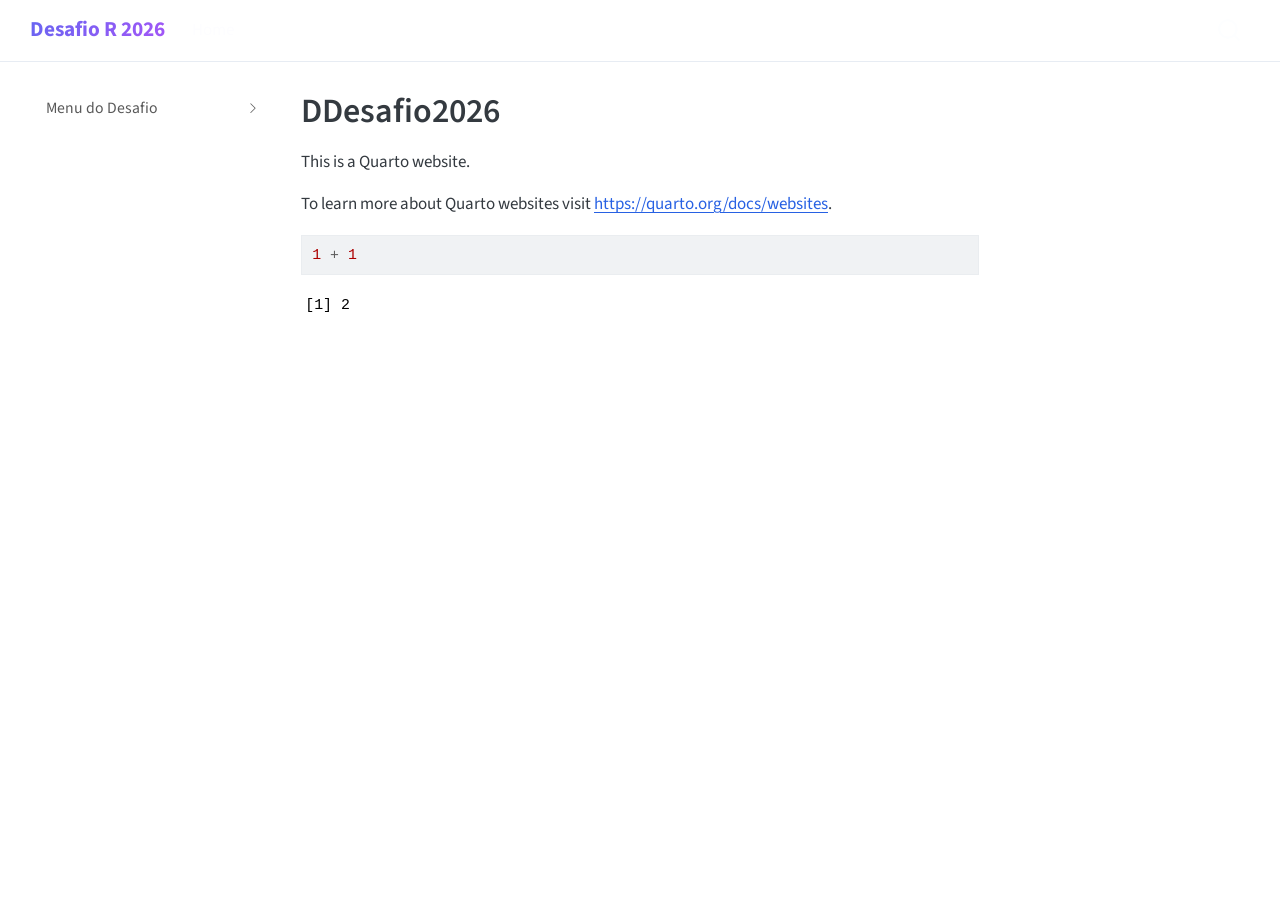
<file: docs/index.html>
<!DOCTYPE html>
<html xmlns="http://www.w3.org/1999/xhtml" lang="en" xml:lang="en"><head>

<meta charset="utf-8">
<meta name="generator" content="quarto-1.10.18">

<meta name="viewport" content="width=device-width, initial-scale=1.0, user-scalable=yes">


<title>DDesafio2026 – Desafio R 2026</title>
<style>
/* Default styles provided by pandoc.
** See https://pandoc.org/MANUAL.html#variables-for-html for config info.
*/
span.smallcaps{font-variant: small-caps;}
div.columns{display: flex; gap: 1.5em;}
div.column{flex: auto;}
@media screen {
div.columns{gap: min(4vw, 1.5em);}
div.column{overflow-x: auto;}
}
div.hanging-indent{margin-left: 1.5em; text-indent: -1.5em;}
ul.task-list{list-style: none;}
ul.task-list li input[type="checkbox"] {
  width: 0.8em;
  margin: 0 0.8em 0.2em -1em; /* quarto-specific, see https://github.com/quarto-dev/quarto-cli/issues/4556 */ 
  vertical-align: middle;
}
/* CSS for syntax highlighting */
html { -webkit-text-size-adjust: 100%; }
pre > code.sourceCode { white-space: pre; position: relative; }
pre > code.sourceCode > span { display: inline-block; line-height: 1.25; }
pre > code.sourceCode > span:empty { height: 1.2em; }
.sourceCode { overflow: visible; }
code.sourceCode > span { color: inherit; text-decoration: inherit; }
div.sourceCode { margin: 1em 0; }
pre.sourceCode { margin: 0; }
@media screen {
div.sourceCode { overflow: auto; }
}
@media print {
pre > code.sourceCode { white-space: pre-wrap; }
pre > code.sourceCode > span { text-indent: -5em; padding-left: 5em; }
}
pre.numberSource code
  { counter-reset: source-line 0; }
pre.numberSource code > span
  { position: relative; left: -4em; counter-increment: source-line; }
pre.numberSource code > span > a:first-child::before
  { content: counter(source-line);
    position: relative; left: -1em; text-align: right; vertical-align: baseline;
    border: none; display: inline-block;
    -webkit-touch-callout: none; -webkit-user-select: none;
    -khtml-user-select: none; -moz-user-select: none;
    -ms-user-select: none; user-select: none;
    padding: 0 4px; width: 4em;
  }
pre.numberSource { margin-left: 3em;  padding-left: 4px; }
div.sourceCode
  {   }
@media screen {
pre > code.sourceCode > span > a:first-child::before { text-decoration: underline; }
}
</style>


<script src="site_libs/quarto-nav/quarto-nav.js"></script>
<script src="site_libs/quarto-nav/headroom.min.js"></script>
<script src="site_libs/clipboard/clipboard.min.js"></script>
<script src="site_libs/quarto-search/autocomplete.umd.js"></script>
<script src="site_libs/quarto-search/fuse.min.js"></script>
<script src="site_libs/quarto-search/quarto-search.js"></script>
<meta name="quarto:offset" content="./">
<script src="site_libs/quarto-html/quarto.js" type="module"></script>
<script src="site_libs/quarto-html/tabsets/tabsets.js" type="module"></script>
<script src="site_libs/quarto-html/popper.min.js"></script>
<script src="site_libs/quarto-html/tippy.umd.min.js"></script>
<script src="site_libs/quarto-html/anchor.min.js"></script>
<link href="site_libs/quarto-html/tippy.css" rel="stylesheet">
<link href="site_libs/quarto-html/quarto-syntax-highlighting-64a204ab8560d761af7679ceaba22944.css" rel="stylesheet" id="quarto-text-highlighting-styles">
<script src="site_libs/bootstrap/bootstrap.min.js"></script>
<link href="site_libs/bootstrap/bootstrap-icons.css" rel="stylesheet">
<link href="site_libs/bootstrap/bootstrap-221fb94c3ec07aa7e68c2d5abc4fc18e.min.css" rel="stylesheet" append-hash="true" id="quarto-bootstrap" data-mode="light">
<script id="quarto-search-options" type="application/json">{
  "location": "navbar",
  "copy-button": false,
  "collapse-after": 3,
  "panel-placement": "end",
  "type": "overlay",
  "limit": 50,
  "keyboard-shortcut": [
    "f",
    "/",
    "s"
  ],
  "show-item-context": false,
  "language": {
    "search-no-results-text": "No results",
    "search-matching-documents-text": "matching documents",
    "search-copy-link-title": "Copy link to search",
    "search-hide-matches-text": "Hide additional matches",
    "search-more-match-text": "more match in this document",
    "search-more-matches-text": "more matches in this document",
    "search-clear-button-title": "Clear",
    "search-text-placeholder": "",
    "search-detached-cancel-button-title": "Cancel",
    "search-submit-button-title": "Submit",
    "search-label": "Search"
  }
}</script>
<style>html{ scroll-behavior: smooth; }</style>


<link rel="stylesheet" href="styles.css">
</head>

<body class="nav-sidebar floating nav-fixed quarto-light">

<div id="quarto-search-results"></div>
  <header id="quarto-header" class="headroom fixed-top">
    <nav class="navbar navbar-expand-lg " data-bs-theme="dark">
      <div class="navbar-container container-fluid">
      <div class="navbar-brand-container mx-auto">
    <a class="navbar-brand" href="./index.html">
    <span class="navbar-title">Desafio R 2026</span>
    </a>
  </div>
            <div id="quarto-search" class="" title="Search"></div>
          <button class="navbar-toggler" type="button" data-bs-toggle="collapse" data-bs-target="#navbarCollapse" aria-controls="navbarCollapse" role="menu" aria-expanded="false" aria-label="Toggle navigation" onclick="if (window.quartoToggleHeadroom) { window.quartoToggleHeadroom(); }">
  <span class="navbar-toggler-icon"></span>
</button>
          <div class="collapse navbar-collapse" id="navbarCollapse">
            <ul class="navbar-nav navbar-nav-scroll me-auto">
  <li class="nav-item">
    <a class="nav-link active" href="./index.html" aria-current="page"> 
<span class="menu-text">Home</span></a>
  </li>  
</ul>
          </div> <!-- /navcollapse -->
            <div class="quarto-navbar-tools">
</div>
      </div> <!-- /container-fluid -->
    </nav>
  <nav class="quarto-secondary-nav">
    <div class="container-fluid d-flex">
      <button type="button" class="quarto-btn-toggle btn" data-bs-toggle="collapse" role="button" data-bs-target=".quarto-sidebar-collapse-item" aria-controls="quarto-sidebar" aria-expanded="false" aria-label="Toggle sidebar navigation" onclick="if (window.quartoToggleHeadroom) { window.quartoToggleHeadroom(); }">
        <i class="bi bi-layout-text-sidebar-reverse"></i>
      </button>
        <nav class="quarto-page-breadcrumbs" aria-label="breadcrumb"><ol class="breadcrumb"><li class="breadcrumb-item">DDesafio2026</li></ol></nav>
        <a class="flex-grow-1" role="navigation" data-bs-toggle="collapse" data-bs-target=".quarto-sidebar-collapse-item" aria-controls="quarto-sidebar" aria-expanded="false" aria-label="Toggle sidebar navigation" onclick="if (window.quartoToggleHeadroom) { window.quartoToggleHeadroom(); }">      
        </a>
    </div>
  </nav>
</header>
<!-- content -->
<div id="quarto-content" class="quarto-container page-columns page-rows-contents page-layout-article page-navbar">
<!-- sidebar -->
  <nav id="quarto-sidebar" class="sidebar collapse collapse-horizontal quarto-sidebar-collapse-item sidebar-navigation floating overflow-auto">
    <div class="sidebar-menu-container"> 
    <ul class="list-unstyled mt-1">
        <li class="sidebar-item sidebar-item-section">
      <div class="sidebar-item-container"> 
            <a class="sidebar-item-text sidebar-link text-start collapsed" data-bs-toggle="collapse" data-bs-target="#quarto-sidebar-section-1" role="navigation" aria-expanded="false">
 <span class="menu-text">Menu do Desafio</span></a>
          <a class="sidebar-item-toggle text-start collapsed" data-bs-toggle="collapse" data-bs-target="#quarto-sidebar-section-1" role="navigation" aria-expanded="false" aria-label="Toggle section">
            <i class="bi bi-chevron-right ms-2"></i>
          </a> 
      </div>
      <ul id="quarto-sidebar-section-1" class="collapse list-unstyled sidebar-section depth1 ">  
          <li class="sidebar-item">
  <div class="sidebar-item-container"> 
  <a href="./about.html" class="sidebar-item-text sidebar-link">
 <span class="menu-text">About</span></a>
  </div>
</li>
          <li class="sidebar-item">
 <span class="menu-text">desafio_2026.qmd</span>
  </li>
          <li class="sidebar-item">
  <div class="sidebar-item-container"> 
  <a href="./solucao.html" class="sidebar-item-text sidebar-link">
 <span class="menu-text">solucao</span></a>
  </div>
</li>
      </ul>
  </li>
    </ul>
    </div>
</nav>
<div id="quarto-sidebar-glass" class="quarto-sidebar-collapse-item" data-bs-toggle="collapse" data-bs-target=".quarto-sidebar-collapse-item"></div>
<!-- margin-sidebar -->
    <div id="quarto-margin-sidebar" class="sidebar margin-sidebar zindex-bottom">
        
    </div>
<!-- main -->
<main class="content" id="quarto-document-content">

<header id="title-block-header" class="quarto-title-block default">
<div class="quarto-title">
<h1 class="title">DDesafio2026</h1>
</div>



<div class="quarto-title-meta">

    
  
    
  </div>
  


</header>


<p>This is a Quarto website.</p>
<p>To learn more about Quarto websites visit <a href="https://quarto.org/docs/websites" class="uri">https://quarto.org/docs/websites</a>.</p>
<div class="cell">
<div class="code-copy-outer-scaffold"><div class="sourceCode cell-code" id="cb1"><pre class="sourceCode r code-with-copy"><code class="sourceCode r"><span id="cb1-1"><a href="#cb1-1" aria-hidden="true" tabindex="-1"></a><span class="dv">1</span> <span class="sc">+</span> <span class="dv">1</span></span></code></pre></div><button title="Copy to Clipboard" class="code-copy-button"><i class="bi"></i></button></div>
<div class="cell-output cell-output-stdout">
<pre><code>[1] 2</code></pre>
</div>
</div>



</main> <!-- /main -->
<script id="quarto-html-after-body" type="application/javascript">
  window.document.addEventListener("DOMContentLoaded", function (event) {
    const icon = "";
    const anchorJS = new window.AnchorJS();
    anchorJS.options = {
      placement: 'right',
      icon: icon
    };
    anchorJS.add('.anchored');
    const isCodeAnnotation = (el) => {
      for (const clz of el.classList) {
        if (clz.startsWith('code-annotation-')) {                     
          return true;
        }
      }
      return false;
    }
    const onCopySuccess = function(e) {
      // button target
      const button = e.trigger;
      // don't keep focus
      button.blur();
      // flash "checked"
      button.classList.add('code-copy-button-checked');
      var currentTitle = button.getAttribute("title");
      button.setAttribute("title", "Copied!");
      let tooltip;
      if (window.bootstrap) {
        button.setAttribute("data-bs-toggle", "tooltip");
        button.setAttribute("data-bs-placement", "left");
        button.setAttribute("data-bs-title", "Copied!");
        tooltip = new bootstrap.Tooltip(button, 
          { trigger: "manual", 
            customClass: "code-copy-button-tooltip",
            offset: [0, -8]});
        tooltip.show();    
      }
      setTimeout(function() {
        if (tooltip) {
          tooltip.hide();
          button.removeAttribute("data-bs-title");
          button.removeAttribute("data-bs-toggle");
          button.removeAttribute("data-bs-placement");
        }
        button.setAttribute("title", currentTitle);
        button.classList.remove('code-copy-button-checked');
      }, 1000);
      // clear code selection
      e.clearSelection();
    }
    const getTextToCopy = function(trigger) {
      const outerScaffold = trigger.parentElement.cloneNode(true);
      const codeEl = outerScaffold.querySelector('code');
      for (const childEl of codeEl.children) {
        if (isCodeAnnotation(childEl)) {
          childEl.remove();
        }
      }
      return codeEl.innerText;
    }
    const clipboard = new window.ClipboardJS('.code-copy-button:not([data-in-quarto-modal])', {
      text: getTextToCopy
    });
    clipboard.on('success', onCopySuccess);
    if (window.document.getElementById('quarto-embedded-source-code-modal')) {
      const clipboardModal = new window.ClipboardJS('.code-copy-button[data-in-quarto-modal]', {
        text: getTextToCopy,
        container: window.document.getElementById('quarto-embedded-source-code-modal')
      });
      clipboardModal.on('success', onCopySuccess);
    }
      var localhostRegex = new RegExp(/^(?:http|https):\/\/localhost\:?[0-9]*\//);
      var mailtoRegex = new RegExp(/^mailto:/);
        var filterRegex = new RegExp('/' + window.location.host + '/');
      var isInternal = (href) => {
          return filterRegex.test(href) || localhostRegex.test(href) || mailtoRegex.test(href);
      }
      // Inspect non-navigation links and adorn them if external
     var links = window.document.querySelectorAll('a[href]:not(.nav-link):not(.navbar-brand):not(.toc-action):not(.sidebar-link):not(.sidebar-item-toggle):not(.pagination-link):not(.no-external):not([aria-hidden]):not(.dropdown-item):not(.quarto-navigation-tool):not(.about-link)');
      for (var i=0; i<links.length; i++) {
        const link = links[i];
        if (!isInternal(link.href)) {
          // undo the damage that might have been done by quarto-nav.js in the case of
          // links that we want to consider external
          if (link.dataset.originalHref !== undefined) {
            link.href = link.dataset.originalHref;
          }
        }
      }
    function tippyHover(el, contentFn, onTriggerFn, onUntriggerFn) {
      const config = {
        allowHTML: true,
        maxWidth: 500,
        delay: 100,
        arrow: false,
        appendTo: function(el) {
            return el.parentElement;
        },
        interactive: true,
        interactiveBorder: 10,
        theme: 'quarto',
        placement: 'bottom-start',
      };
      if (contentFn) {
        config.content = contentFn;
      }
      if (onTriggerFn) {
        config.onTrigger = onTriggerFn;
      }
      if (onUntriggerFn) {
        config.onUntrigger = onUntriggerFn;
      }
      window.tippy(el, config); 
    }
    const noterefs = window.document.querySelectorAll('a[role="doc-noteref"]');
    for (var i=0; i<noterefs.length; i++) {
      const ref = noterefs[i];
      tippyHover(ref, function() {
        // use id or data attribute instead here
        let href = ref.getAttribute('data-footnote-href') || ref.getAttribute('href');
        try { href = new URL(href).hash; } catch {}
        const id = href.replace(/^#\/?/, "");
        const note = window.document.getElementById(id);
        if (note) {
          return note.innerHTML;
        } else {
          return "";
        }
      });
    }
    const xrefs = window.document.querySelectorAll('a.quarto-xref');
    const processXRef = (id, note) => {
      // Strip column container classes
      const stripColumnClz = (el) => {
        el.classList.remove("page-full", "page-columns");
        if (el.children) {
          for (const child of el.children) {
            stripColumnClz(child);
          }
        }
      }
      stripColumnClz(note)
      if (id === null || id.startsWith('sec-')) {
        // Special case sections, only their first couple elements
        const container = document.createElement("div");
        if (note.children && note.children.length > 2) {
          container.appendChild(note.children[0].cloneNode(true));
          for (let i = 1; i < note.children.length; i++) {
            const child = note.children[i];
            if (child.tagName === "P" && child.innerText === "") {
              continue;
            } else {
              container.appendChild(child.cloneNode(true));
              break;
            }
          }
          if (window.Quarto?.typesetMath) {
            window.Quarto.typesetMath(container);
          }
          return container.innerHTML
        } else {
          if (window.Quarto?.typesetMath) {
            window.Quarto.typesetMath(note);
          }
          return note.innerHTML;
        }
      } else {
        // Remove any anchor links if they are present
        const anchorLink = note.querySelector('a.anchorjs-link');
        if (anchorLink) {
          anchorLink.remove();
        }
        if (window.Quarto?.typesetMath) {
          window.Quarto.typesetMath(note);
        }
        if (note.classList.contains("callout")) {
          return note.outerHTML;
        } else {
          return note.innerHTML;
        }
      }
    }
    for (var i=0; i<xrefs.length; i++) {
      const xref = xrefs[i];
      tippyHover(xref, undefined, function(instance) {
        instance.disable();
        let url = xref.getAttribute('href');
        let hash = undefined; 
        if (url.startsWith('#')) {
          hash = url;
        } else {
          try { hash = new URL(url).hash; } catch {}
        }
        if (hash) {
          const id = hash.replace(/^#\/?/, "");
          const note = window.document.getElementById(id);
          if (note !== null) {
            try {
              const html = processXRef(id, note.cloneNode(true));
              instance.setContent(html);
            } finally {
              instance.enable();
              instance.show();
            }
          } else {
            // See if we can fetch this
            fetch(url.split('#')[0])
            .then(res => res.text())
            .then(html => {
              const parser = new DOMParser();
              const htmlDoc = parser.parseFromString(html, "text/html");
              const note = htmlDoc.getElementById(id);
              if (note !== null) {
                const html = processXRef(id, note);
                instance.setContent(html);
              } 
            }).finally(() => {
              instance.enable();
              instance.show();
            });
          }
        } else {
          // See if we can fetch a full url (with no hash to target)
          // This is a special case and we should probably do some content thinning / targeting
          fetch(url)
          .then(res => res.text())
          .then(html => {
            const parser = new DOMParser();
            const htmlDoc = parser.parseFromString(html, "text/html");
            const note = htmlDoc.querySelector('main.content');
            if (note !== null) {
              // This should only happen for chapter cross references
              // (since there is no id in the URL)
              // remove the first header
              if (note.children.length > 0 && note.children[0].tagName === "HEADER") {
                note.children[0].remove();
              }
              const html = processXRef(null, note);
              instance.setContent(html);
            } 
          }).finally(() => {
            instance.enable();
            instance.show();
          });
        }
      }, function(instance) {
      });
    }
        let selectedAnnoteEl;
        const selectorForAnnotation = ( cell, annotation) => {
          let cellAttr = 'data-code-cell="' + cell + '"';
          let lineAttr = 'data-code-annotation="' +  annotation + '"';
          const selector = 'span[' + cellAttr + '][' + lineAttr + ']';
          return selector;
        }
        const selectCodeLines = (annoteEl) => {
          const doc = window.document;
          const targetCell = annoteEl.getAttribute("data-target-cell");
          const targetAnnotation = annoteEl.getAttribute("data-target-annotation");
          const annoteSpan = window.document.querySelector(selectorForAnnotation(targetCell, targetAnnotation));
          const lines = annoteSpan.getAttribute("data-code-lines").split(",");
          const lineIds = lines.map((line) => {
            return targetCell + "-" + line;
          })
          let top = null;
          let height = null;
          let parent = null;
          if (lineIds.length > 0) {
              //compute the position of the single el (top and bottom and make a div)
              const el = window.document.getElementById(lineIds[0]);
              top = el.offsetTop;
              height = el.offsetHeight;
              parent = el.parentElement.parentElement;
            if (lineIds.length > 1) {
              const lastEl = window.document.getElementById(lineIds[lineIds.length - 1]);
              const bottom = lastEl.offsetTop + lastEl.offsetHeight;
              height = bottom - top;
            }
            if (top !== null && height !== null && parent !== null) {
              // cook up a div (if necessary) and position it 
              let div = window.document.getElementById("code-annotation-line-highlight");
              if (div === null) {
                div = window.document.createElement("div");
                div.setAttribute("id", "code-annotation-line-highlight");
                div.style.position = 'absolute';
                parent.appendChild(div);
              }
              div.style.top = top - 2 + "px";
              div.style.height = height + 4 + "px";
              div.style.left = 0;
              let gutterDiv = window.document.getElementById("code-annotation-line-highlight-gutter");
              if (gutterDiv === null) {
                gutterDiv = window.document.createElement("div");
                gutterDiv.setAttribute("id", "code-annotation-line-highlight-gutter");
                gutterDiv.style.position = 'absolute';
                const codeCell = window.document.getElementById(targetCell);
                const gutter = codeCell.querySelector('.code-annotation-gutter');
                gutter.appendChild(gutterDiv);
              }
              gutterDiv.style.top = top - 2 + "px";
              gutterDiv.style.height = height + 4 + "px";
            }
            selectedAnnoteEl = annoteEl;
          }
        };
        const unselectCodeLines = () => {
          const elementsIds = ["code-annotation-line-highlight", "code-annotation-line-highlight-gutter"];
          elementsIds.forEach((elId) => {
            const div = window.document.getElementById(elId);
            if (div) {
              div.remove();
            }
          });
          selectedAnnoteEl = undefined;
        };
          // Handle positioning of the toggle
      window.addEventListener(
        "resize",
        throttle(() => {
          elRect = undefined;
          if (selectedAnnoteEl) {
            selectCodeLines(selectedAnnoteEl);
          }
        }, 10)
      );
      function throttle(fn, ms) {
      let throttle = false;
      let timer;
        return (...args) => {
          if(!throttle) { // first call gets through
              fn.apply(this, args);
              throttle = true;
          } else { // all the others get throttled
              if(timer) clearTimeout(timer); // cancel #2
              timer = setTimeout(() => {
                fn.apply(this, args);
                timer = throttle = false;
              }, ms);
          }
        };
      }
        // Attach click handler to the DT
        const annoteDls = window.document.querySelectorAll('dt[data-target-cell]');
        for (const annoteDlNode of annoteDls) {
          annoteDlNode.addEventListener('click', (event) => {
            const clickedEl = event.target;
            if (clickedEl !== selectedAnnoteEl) {
              unselectCodeLines();
              const activeEl = window.document.querySelector('dt[data-target-cell].code-annotation-active');
              if (activeEl) {
                activeEl.classList.remove('code-annotation-active');
              }
              selectCodeLines(clickedEl);
              clickedEl.classList.add('code-annotation-active');
            } else {
              // Unselect the line
              unselectCodeLines();
              clickedEl.classList.remove('code-annotation-active');
            }
          });
        }
    const findCites = (el) => {
      const parentEl = el.parentElement;
      if (parentEl) {
        const cites = parentEl.dataset.cites;
        if (cites) {
          return {
            el,
            cites: cites.split(' ')
          };
        } else {
          return findCites(el.parentElement)
        }
      } else {
        return undefined;
      }
    };
    var bibliorefs = window.document.querySelectorAll('a[role="doc-biblioref"]');
    for (var i=0; i<bibliorefs.length; i++) {
      const ref = bibliorefs[i];
      const citeInfo = findCites(ref);
      if (citeInfo) {
        tippyHover(citeInfo.el, function() {
          var popup = window.document.createElement('div');
          citeInfo.cites.forEach(function(cite) {
            var citeDiv = window.document.createElement('div');
            citeDiv.classList.add('hanging-indent');
            citeDiv.classList.add('csl-entry');
            var biblioDiv = window.document.getElementById('ref-' + cite);
            if (biblioDiv) {
              citeDiv.innerHTML = biblioDiv.innerHTML;
            }
            popup.appendChild(citeDiv);
          });
          return popup.innerHTML;
        });
      }
    }
  });
  </script>
</div> <!-- /content -->




<script src="site_libs/quarto-html/zenscroll-min.js"></script>
</body></html>
</file>
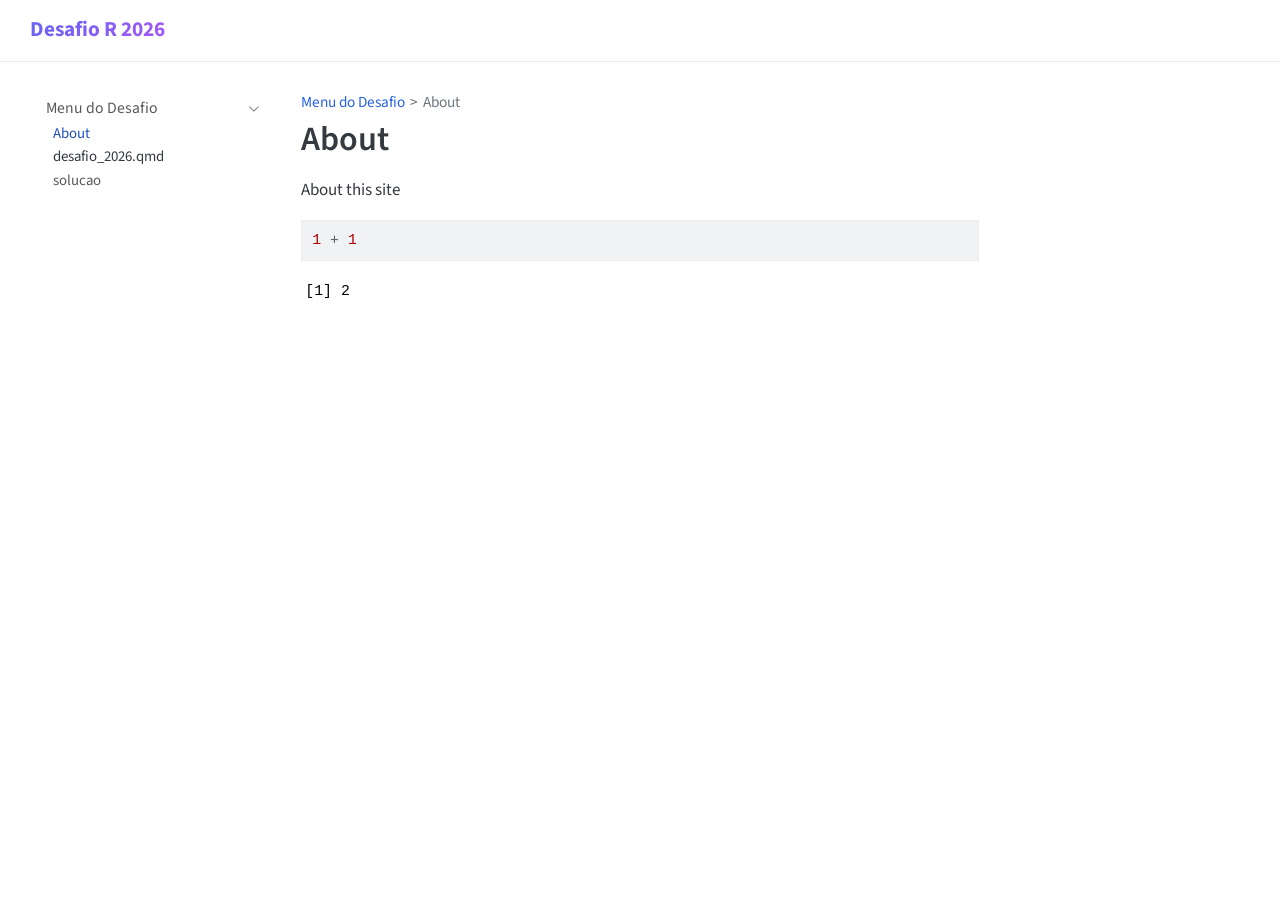
<file: docs/about.html>
<!DOCTYPE html>
<html xmlns="http://www.w3.org/1999/xhtml" lang="en" xml:lang="en"><head>

<meta charset="utf-8">
<meta name="generator" content="quarto-1.10.18">

<meta name="viewport" content="width=device-width, initial-scale=1.0, user-scalable=yes">


<title>About – Desafio R 2026</title>
<style>
/* Default styles provided by pandoc.
** See https://pandoc.org/MANUAL.html#variables-for-html for config info.
*/
span.smallcaps{font-variant: small-caps;}
div.columns{display: flex; gap: 1.5em;}
div.column{flex: auto;}
@media screen {
div.columns{gap: min(4vw, 1.5em);}
div.column{overflow-x: auto;}
}
div.hanging-indent{margin-left: 1.5em; text-indent: -1.5em;}
ul.task-list{list-style: none;}
ul.task-list li input[type="checkbox"] {
  width: 0.8em;
  margin: 0 0.8em 0.2em -1em; /* quarto-specific, see https://github.com/quarto-dev/quarto-cli/issues/4556 */ 
  vertical-align: middle;
}
/* CSS for syntax highlighting */
html { -webkit-text-size-adjust: 100%; }
pre > code.sourceCode { white-space: pre; position: relative; }
pre > code.sourceCode > span { display: inline-block; line-height: 1.25; }
pre > code.sourceCode > span:empty { height: 1.2em; }
.sourceCode { overflow: visible; }
code.sourceCode > span { color: inherit; text-decoration: inherit; }
div.sourceCode { margin: 1em 0; }
pre.sourceCode { margin: 0; }
@media screen {
div.sourceCode { overflow: auto; }
}
@media print {
pre > code.sourceCode { white-space: pre-wrap; }
pre > code.sourceCode > span { text-indent: -5em; padding-left: 5em; }
}
pre.numberSource code
  { counter-reset: source-line 0; }
pre.numberSource code > span
  { position: relative; left: -4em; counter-increment: source-line; }
pre.numberSource code > span > a:first-child::before
  { content: counter(source-line);
    position: relative; left: -1em; text-align: right; vertical-align: baseline;
    border: none; display: inline-block;
    -webkit-touch-callout: none; -webkit-user-select: none;
    -khtml-user-select: none; -moz-user-select: none;
    -ms-user-select: none; user-select: none;
    padding: 0 4px; width: 4em;
  }
pre.numberSource { margin-left: 3em;  padding-left: 4px; }
div.sourceCode
  {   }
@media screen {
pre > code.sourceCode > span > a:first-child::before { text-decoration: underline; }
}
</style>


<script src="site_libs/quarto-nav/quarto-nav.js"></script>
<script src="site_libs/quarto-nav/headroom.min.js"></script>
<script src="site_libs/clipboard/clipboard.min.js"></script>
<script src="site_libs/quarto-search/autocomplete.umd.js"></script>
<script src="site_libs/quarto-search/fuse.min.js"></script>
<script src="site_libs/quarto-search/quarto-search.js"></script>
<meta name="quarto:offset" content="./">
<script src="site_libs/quarto-html/quarto.js" type="module"></script>
<script src="site_libs/quarto-html/tabsets/tabsets.js" type="module"></script>
<script src="site_libs/quarto-html/popper.min.js"></script>
<script src="site_libs/quarto-html/tippy.umd.min.js"></script>
<script src="site_libs/quarto-html/anchor.min.js"></script>
<link href="site_libs/quarto-html/tippy.css" rel="stylesheet">
<link href="site_libs/quarto-html/quarto-syntax-highlighting-64a204ab8560d761af7679ceaba22944.css" rel="stylesheet" id="quarto-text-highlighting-styles">
<script src="site_libs/bootstrap/bootstrap.min.js"></script>
<link href="site_libs/bootstrap/bootstrap-icons.css" rel="stylesheet">
<link href="site_libs/bootstrap/bootstrap-221fb94c3ec07aa7e68c2d5abc4fc18e.min.css" rel="stylesheet" append-hash="true" id="quarto-bootstrap" data-mode="light">
<script id="quarto-search-options" type="application/json">{
  "location": "navbar",
  "copy-button": false,
  "collapse-after": 3,
  "panel-placement": "end",
  "type": "overlay",
  "limit": 50,
  "keyboard-shortcut": [
    "f",
    "/",
    "s"
  ],
  "show-item-context": false,
  "language": {
    "search-no-results-text": "No results",
    "search-matching-documents-text": "matching documents",
    "search-copy-link-title": "Copy link to search",
    "search-hide-matches-text": "Hide additional matches",
    "search-more-match-text": "more match in this document",
    "search-more-matches-text": "more matches in this document",
    "search-clear-button-title": "Clear",
    "search-text-placeholder": "",
    "search-detached-cancel-button-title": "Cancel",
    "search-submit-button-title": "Submit",
    "search-label": "Search"
  }
}</script>
<style>html{ scroll-behavior: smooth; }</style>


<link rel="stylesheet" href="styles.css">
</head>

<body class="nav-sidebar floating nav-fixed quarto-light">

<div id="quarto-search-results"></div>
  <header id="quarto-header" class="headroom fixed-top">
    <nav class="navbar navbar-expand-lg " data-bs-theme="dark">
      <div class="navbar-container container-fluid">
      <div class="navbar-brand-container mx-auto">
    <a class="navbar-brand" href="./index.html">
    <span class="navbar-title">Desafio R 2026</span>
    </a>
  </div>
            <div id="quarto-search" class="" title="Search"></div>
          <button class="navbar-toggler" type="button" data-bs-toggle="collapse" data-bs-target="#navbarCollapse" aria-controls="navbarCollapse" role="menu" aria-expanded="false" aria-label="Toggle navigation" onclick="if (window.quartoToggleHeadroom) { window.quartoToggleHeadroom(); }">
  <span class="navbar-toggler-icon"></span>
</button>
          <div class="collapse navbar-collapse" id="navbarCollapse">
            <ul class="navbar-nav navbar-nav-scroll me-auto">
  <li class="nav-item">
    <a class="nav-link" href="./index.html"> 
<span class="menu-text">Home</span></a>
  </li>  
</ul>
          </div> <!-- /navcollapse -->
            <div class="quarto-navbar-tools">
</div>
      </div> <!-- /container-fluid -->
    </nav>
  <nav class="quarto-secondary-nav">
    <div class="container-fluid d-flex">
      <button type="button" class="quarto-btn-toggle btn" data-bs-toggle="collapse" role="button" data-bs-target=".quarto-sidebar-collapse-item" aria-controls="quarto-sidebar" aria-expanded="false" aria-label="Toggle sidebar navigation" onclick="if (window.quartoToggleHeadroom) { window.quartoToggleHeadroom(); }">
        <i class="bi bi-layout-text-sidebar-reverse"></i>
      </button>
        <nav class="quarto-page-breadcrumbs" aria-label="breadcrumb"><ol class="breadcrumb"><li class="breadcrumb-item"><a href="./about.html">Menu do Desafio</a></li><li class="breadcrumb-item"><a href="./about.html">About</a></li></ol></nav>
        <a class="flex-grow-1" role="navigation" data-bs-toggle="collapse" data-bs-target=".quarto-sidebar-collapse-item" aria-controls="quarto-sidebar" aria-expanded="false" aria-label="Toggle sidebar navigation" onclick="if (window.quartoToggleHeadroom) { window.quartoToggleHeadroom(); }">      
        </a>
    </div>
  </nav>
</header>
<!-- content -->
<div id="quarto-content" class="quarto-container page-columns page-rows-contents page-layout-article page-navbar">
<!-- sidebar -->
  <nav id="quarto-sidebar" class="sidebar collapse collapse-horizontal quarto-sidebar-collapse-item sidebar-navigation floating overflow-auto">
    <div class="sidebar-menu-container"> 
    <ul class="list-unstyled mt-1">
        <li class="sidebar-item sidebar-item-section">
      <div class="sidebar-item-container"> 
            <a class="sidebar-item-text sidebar-link text-start" data-bs-toggle="collapse" data-bs-target="#quarto-sidebar-section-1" role="navigation" aria-expanded="true">
 <span class="menu-text">Menu do Desafio</span></a>
          <a class="sidebar-item-toggle text-start" data-bs-toggle="collapse" data-bs-target="#quarto-sidebar-section-1" role="navigation" aria-expanded="true" aria-label="Toggle section">
            <i class="bi bi-chevron-right ms-2"></i>
          </a> 
      </div>
      <ul id="quarto-sidebar-section-1" class="collapse list-unstyled sidebar-section depth1 show">  
          <li class="sidebar-item">
  <div class="sidebar-item-container"> 
  <a href="./about.html" class="sidebar-item-text sidebar-link active">
 <span class="menu-text">About</span></a>
  </div>
</li>
          <li class="sidebar-item">
 <span class="menu-text">desafio_2026.qmd</span>
  </li>
          <li class="sidebar-item">
  <div class="sidebar-item-container"> 
  <a href="./solucao.html" class="sidebar-item-text sidebar-link">
 <span class="menu-text">solucao</span></a>
  </div>
</li>
      </ul>
  </li>
    </ul>
    </div>
</nav>
<div id="quarto-sidebar-glass" class="quarto-sidebar-collapse-item" data-bs-toggle="collapse" data-bs-target=".quarto-sidebar-collapse-item"></div>
<!-- margin-sidebar -->
    <div id="quarto-margin-sidebar" class="sidebar margin-sidebar zindex-bottom">
        
    </div>
<!-- main -->
<main class="content" id="quarto-document-content">

<header id="title-block-header" class="quarto-title-block default"><nav class="quarto-page-breadcrumbs quarto-title-breadcrumbs d-none d-lg-block" aria-label="breadcrumb"><ol class="breadcrumb"><li class="breadcrumb-item"><a href="./about.html">Menu do Desafio</a></li><li class="breadcrumb-item"><a href="./about.html">About</a></li></ol></nav>
<div class="quarto-title">
<h1 class="title">About</h1>
</div>



<div class="quarto-title-meta">

    
  
    
  </div>
  


</header>


<p>About this site</p>
<div class="cell">
<div class="code-copy-outer-scaffold"><div class="sourceCode cell-code" id="cb1"><pre class="sourceCode r code-with-copy"><code class="sourceCode r"><span id="cb1-1"><a href="#cb1-1" aria-hidden="true" tabindex="-1"></a><span class="dv">1</span> <span class="sc">+</span> <span class="dv">1</span></span></code></pre></div><button title="Copy to Clipboard" class="code-copy-button"><i class="bi"></i></button></div>
<div class="cell-output cell-output-stdout">
<pre><code>[1] 2</code></pre>
</div>
</div>



</main> <!-- /main -->
<script id="quarto-html-after-body" type="application/javascript">
  window.document.addEventListener("DOMContentLoaded", function (event) {
    const icon = "";
    const anchorJS = new window.AnchorJS();
    anchorJS.options = {
      placement: 'right',
      icon: icon
    };
    anchorJS.add('.anchored');
    const isCodeAnnotation = (el) => {
      for (const clz of el.classList) {
        if (clz.startsWith('code-annotation-')) {                     
          return true;
        }
      }
      return false;
    }
    const onCopySuccess = function(e) {
      // button target
      const button = e.trigger;
      // don't keep focus
      button.blur();
      // flash "checked"
      button.classList.add('code-copy-button-checked');
      var currentTitle = button.getAttribute("title");
      button.setAttribute("title", "Copied!");
      let tooltip;
      if (window.bootstrap) {
        button.setAttribute("data-bs-toggle", "tooltip");
        button.setAttribute("data-bs-placement", "left");
        button.setAttribute("data-bs-title", "Copied!");
        tooltip = new bootstrap.Tooltip(button, 
          { trigger: "manual", 
            customClass: "code-copy-button-tooltip",
            offset: [0, -8]});
        tooltip.show();    
      }
      setTimeout(function() {
        if (tooltip) {
          tooltip.hide();
          button.removeAttribute("data-bs-title");
          button.removeAttribute("data-bs-toggle");
          button.removeAttribute("data-bs-placement");
        }
        button.setAttribute("title", currentTitle);
        button.classList.remove('code-copy-button-checked');
      }, 1000);
      // clear code selection
      e.clearSelection();
    }
    const getTextToCopy = function(trigger) {
      const outerScaffold = trigger.parentElement.cloneNode(true);
      const codeEl = outerScaffold.querySelector('code');
      for (const childEl of codeEl.children) {
        if (isCodeAnnotation(childEl)) {
          childEl.remove();
        }
      }
      return codeEl.innerText;
    }
    const clipboard = new window.ClipboardJS('.code-copy-button:not([data-in-quarto-modal])', {
      text: getTextToCopy
    });
    clipboard.on('success', onCopySuccess);
    if (window.document.getElementById('quarto-embedded-source-code-modal')) {
      const clipboardModal = new window.ClipboardJS('.code-copy-button[data-in-quarto-modal]', {
        text: getTextToCopy,
        container: window.document.getElementById('quarto-embedded-source-code-modal')
      });
      clipboardModal.on('success', onCopySuccess);
    }
      var localhostRegex = new RegExp(/^(?:http|https):\/\/localhost\:?[0-9]*\//);
      var mailtoRegex = new RegExp(/^mailto:/);
        var filterRegex = new RegExp('/' + window.location.host + '/');
      var isInternal = (href) => {
          return filterRegex.test(href) || localhostRegex.test(href) || mailtoRegex.test(href);
      }
      // Inspect non-navigation links and adorn them if external
     var links = window.document.querySelectorAll('a[href]:not(.nav-link):not(.navbar-brand):not(.toc-action):not(.sidebar-link):not(.sidebar-item-toggle):not(.pagination-link):not(.no-external):not([aria-hidden]):not(.dropdown-item):not(.quarto-navigation-tool):not(.about-link)');
      for (var i=0; i<links.length; i++) {
        const link = links[i];
        if (!isInternal(link.href)) {
          // undo the damage that might have been done by quarto-nav.js in the case of
          // links that we want to consider external
          if (link.dataset.originalHref !== undefined) {
            link.href = link.dataset.originalHref;
          }
        }
      }
    function tippyHover(el, contentFn, onTriggerFn, onUntriggerFn) {
      const config = {
        allowHTML: true,
        maxWidth: 500,
        delay: 100,
        arrow: false,
        appendTo: function(el) {
            return el.parentElement;
        },
        interactive: true,
        interactiveBorder: 10,
        theme: 'quarto',
        placement: 'bottom-start',
      };
      if (contentFn) {
        config.content = contentFn;
      }
      if (onTriggerFn) {
        config.onTrigger = onTriggerFn;
      }
      if (onUntriggerFn) {
        config.onUntrigger = onUntriggerFn;
      }
      window.tippy(el, config); 
    }
    const noterefs = window.document.querySelectorAll('a[role="doc-noteref"]');
    for (var i=0; i<noterefs.length; i++) {
      const ref = noterefs[i];
      tippyHover(ref, function() {
        // use id or data attribute instead here
        let href = ref.getAttribute('data-footnote-href') || ref.getAttribute('href');
        try { href = new URL(href).hash; } catch {}
        const id = href.replace(/^#\/?/, "");
        const note = window.document.getElementById(id);
        if (note) {
          return note.innerHTML;
        } else {
          return "";
        }
      });
    }
    const xrefs = window.document.querySelectorAll('a.quarto-xref');
    const processXRef = (id, note) => {
      // Strip column container classes
      const stripColumnClz = (el) => {
        el.classList.remove("page-full", "page-columns");
        if (el.children) {
          for (const child of el.children) {
            stripColumnClz(child);
          }
        }
      }
      stripColumnClz(note)
      if (id === null || id.startsWith('sec-')) {
        // Special case sections, only their first couple elements
        const container = document.createElement("div");
        if (note.children && note.children.length > 2) {
          container.appendChild(note.children[0].cloneNode(true));
          for (let i = 1; i < note.children.length; i++) {
            const child = note.children[i];
            if (child.tagName === "P" && child.innerText === "") {
              continue;
            } else {
              container.appendChild(child.cloneNode(true));
              break;
            }
          }
          if (window.Quarto?.typesetMath) {
            window.Quarto.typesetMath(container);
          }
          return container.innerHTML
        } else {
          if (window.Quarto?.typesetMath) {
            window.Quarto.typesetMath(note);
          }
          return note.innerHTML;
        }
      } else {
        // Remove any anchor links if they are present
        const anchorLink = note.querySelector('a.anchorjs-link');
        if (anchorLink) {
          anchorLink.remove();
        }
        if (window.Quarto?.typesetMath) {
          window.Quarto.typesetMath(note);
        }
        if (note.classList.contains("callout")) {
          return note.outerHTML;
        } else {
          return note.innerHTML;
        }
      }
    }
    for (var i=0; i<xrefs.length; i++) {
      const xref = xrefs[i];
      tippyHover(xref, undefined, function(instance) {
        instance.disable();
        let url = xref.getAttribute('href');
        let hash = undefined; 
        if (url.startsWith('#')) {
          hash = url;
        } else {
          try { hash = new URL(url).hash; } catch {}
        }
        if (hash) {
          const id = hash.replace(/^#\/?/, "");
          const note = window.document.getElementById(id);
          if (note !== null) {
            try {
              const html = processXRef(id, note.cloneNode(true));
              instance.setContent(html);
            } finally {
              instance.enable();
              instance.show();
            }
          } else {
            // See if we can fetch this
            fetch(url.split('#')[0])
            .then(res => res.text())
            .then(html => {
              const parser = new DOMParser();
              const htmlDoc = parser.parseFromString(html, "text/html");
              const note = htmlDoc.getElementById(id);
              if (note !== null) {
                const html = processXRef(id, note);
                instance.setContent(html);
              } 
            }).finally(() => {
              instance.enable();
              instance.show();
            });
          }
        } else {
          // See if we can fetch a full url (with no hash to target)
          // This is a special case and we should probably do some content thinning / targeting
          fetch(url)
          .then(res => res.text())
          .then(html => {
            const parser = new DOMParser();
            const htmlDoc = parser.parseFromString(html, "text/html");
            const note = htmlDoc.querySelector('main.content');
            if (note !== null) {
              // This should only happen for chapter cross references
              // (since there is no id in the URL)
              // remove the first header
              if (note.children.length > 0 && note.children[0].tagName === "HEADER") {
                note.children[0].remove();
              }
              const html = processXRef(null, note);
              instance.setContent(html);
            } 
          }).finally(() => {
            instance.enable();
            instance.show();
          });
        }
      }, function(instance) {
      });
    }
        let selectedAnnoteEl;
        const selectorForAnnotation = ( cell, annotation) => {
          let cellAttr = 'data-code-cell="' + cell + '"';
          let lineAttr = 'data-code-annotation="' +  annotation + '"';
          const selector = 'span[' + cellAttr + '][' + lineAttr + ']';
          return selector;
        }
        const selectCodeLines = (annoteEl) => {
          const doc = window.document;
          const targetCell = annoteEl.getAttribute("data-target-cell");
          const targetAnnotation = annoteEl.getAttribute("data-target-annotation");
          const annoteSpan = window.document.querySelector(selectorForAnnotation(targetCell, targetAnnotation));
          const lines = annoteSpan.getAttribute("data-code-lines").split(",");
          const lineIds = lines.map((line) => {
            return targetCell + "-" + line;
          })
          let top = null;
          let height = null;
          let parent = null;
          if (lineIds.length > 0) {
              //compute the position of the single el (top and bottom and make a div)
              const el = window.document.getElementById(lineIds[0]);
              top = el.offsetTop;
              height = el.offsetHeight;
              parent = el.parentElement.parentElement;
            if (lineIds.length > 1) {
              const lastEl = window.document.getElementById(lineIds[lineIds.length - 1]);
              const bottom = lastEl.offsetTop + lastEl.offsetHeight;
              height = bottom - top;
            }
            if (top !== null && height !== null && parent !== null) {
              // cook up a div (if necessary) and position it 
              let div = window.document.getElementById("code-annotation-line-highlight");
              if (div === null) {
                div = window.document.createElement("div");
                div.setAttribute("id", "code-annotation-line-highlight");
                div.style.position = 'absolute';
                parent.appendChild(div);
              }
              div.style.top = top - 2 + "px";
              div.style.height = height + 4 + "px";
              div.style.left = 0;
              let gutterDiv = window.document.getElementById("code-annotation-line-highlight-gutter");
              if (gutterDiv === null) {
                gutterDiv = window.document.createElement("div");
                gutterDiv.setAttribute("id", "code-annotation-line-highlight-gutter");
                gutterDiv.style.position = 'absolute';
                const codeCell = window.document.getElementById(targetCell);
                const gutter = codeCell.querySelector('.code-annotation-gutter');
                gutter.appendChild(gutterDiv);
              }
              gutterDiv.style.top = top - 2 + "px";
              gutterDiv.style.height = height + 4 + "px";
            }
            selectedAnnoteEl = annoteEl;
          }
        };
        const unselectCodeLines = () => {
          const elementsIds = ["code-annotation-line-highlight", "code-annotation-line-highlight-gutter"];
          elementsIds.forEach((elId) => {
            const div = window.document.getElementById(elId);
            if (div) {
              div.remove();
            }
          });
          selectedAnnoteEl = undefined;
        };
          // Handle positioning of the toggle
      window.addEventListener(
        "resize",
        throttle(() => {
          elRect = undefined;
          if (selectedAnnoteEl) {
            selectCodeLines(selectedAnnoteEl);
          }
        }, 10)
      );
      function throttle(fn, ms) {
      let throttle = false;
      let timer;
        return (...args) => {
          if(!throttle) { // first call gets through
              fn.apply(this, args);
              throttle = true;
          } else { // all the others get throttled
              if(timer) clearTimeout(timer); // cancel #2
              timer = setTimeout(() => {
                fn.apply(this, args);
                timer = throttle = false;
              }, ms);
          }
        };
      }
        // Attach click handler to the DT
        const annoteDls = window.document.querySelectorAll('dt[data-target-cell]');
        for (const annoteDlNode of annoteDls) {
          annoteDlNode.addEventListener('click', (event) => {
            const clickedEl = event.target;
            if (clickedEl !== selectedAnnoteEl) {
              unselectCodeLines();
              const activeEl = window.document.querySelector('dt[data-target-cell].code-annotation-active');
              if (activeEl) {
                activeEl.classList.remove('code-annotation-active');
              }
              selectCodeLines(clickedEl);
              clickedEl.classList.add('code-annotation-active');
            } else {
              // Unselect the line
              unselectCodeLines();
              clickedEl.classList.remove('code-annotation-active');
            }
          });
        }
    const findCites = (el) => {
      const parentEl = el.parentElement;
      if (parentEl) {
        const cites = parentEl.dataset.cites;
        if (cites) {
          return {
            el,
            cites: cites.split(' ')
          };
        } else {
          return findCites(el.parentElement)
        }
      } else {
        return undefined;
      }
    };
    var bibliorefs = window.document.querySelectorAll('a[role="doc-biblioref"]');
    for (var i=0; i<bibliorefs.length; i++) {
      const ref = bibliorefs[i];
      const citeInfo = findCites(ref);
      if (citeInfo) {
        tippyHover(citeInfo.el, function() {
          var popup = window.document.createElement('div');
          citeInfo.cites.forEach(function(cite) {
            var citeDiv = window.document.createElement('div');
            citeDiv.classList.add('hanging-indent');
            citeDiv.classList.add('csl-entry');
            var biblioDiv = window.document.getElementById('ref-' + cite);
            if (biblioDiv) {
              citeDiv.innerHTML = biblioDiv.innerHTML;
            }
            popup.appendChild(citeDiv);
          });
          return popup.innerHTML;
        });
      }
    }
  });
  </script>
</div> <!-- /content -->




<script src="site_libs/quarto-html/zenscroll-min.js"></script>
</body></html>
</file>
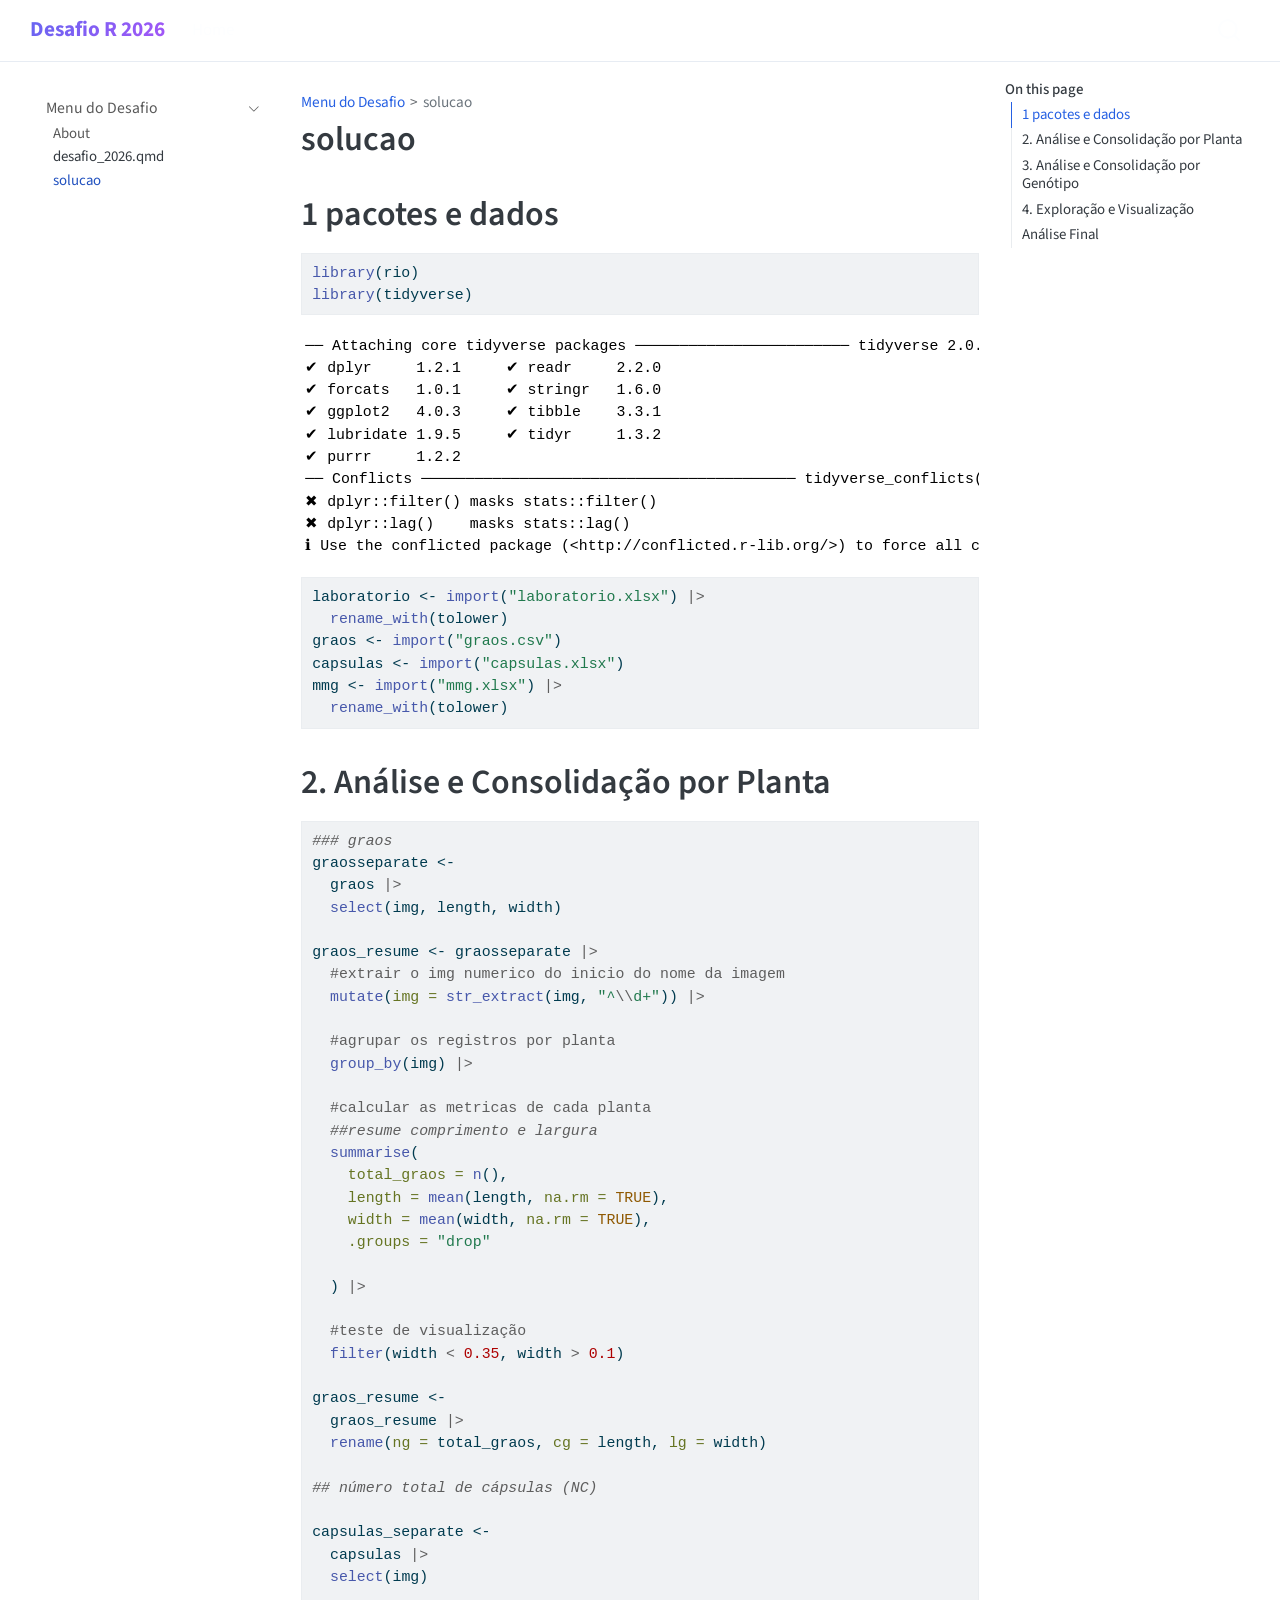
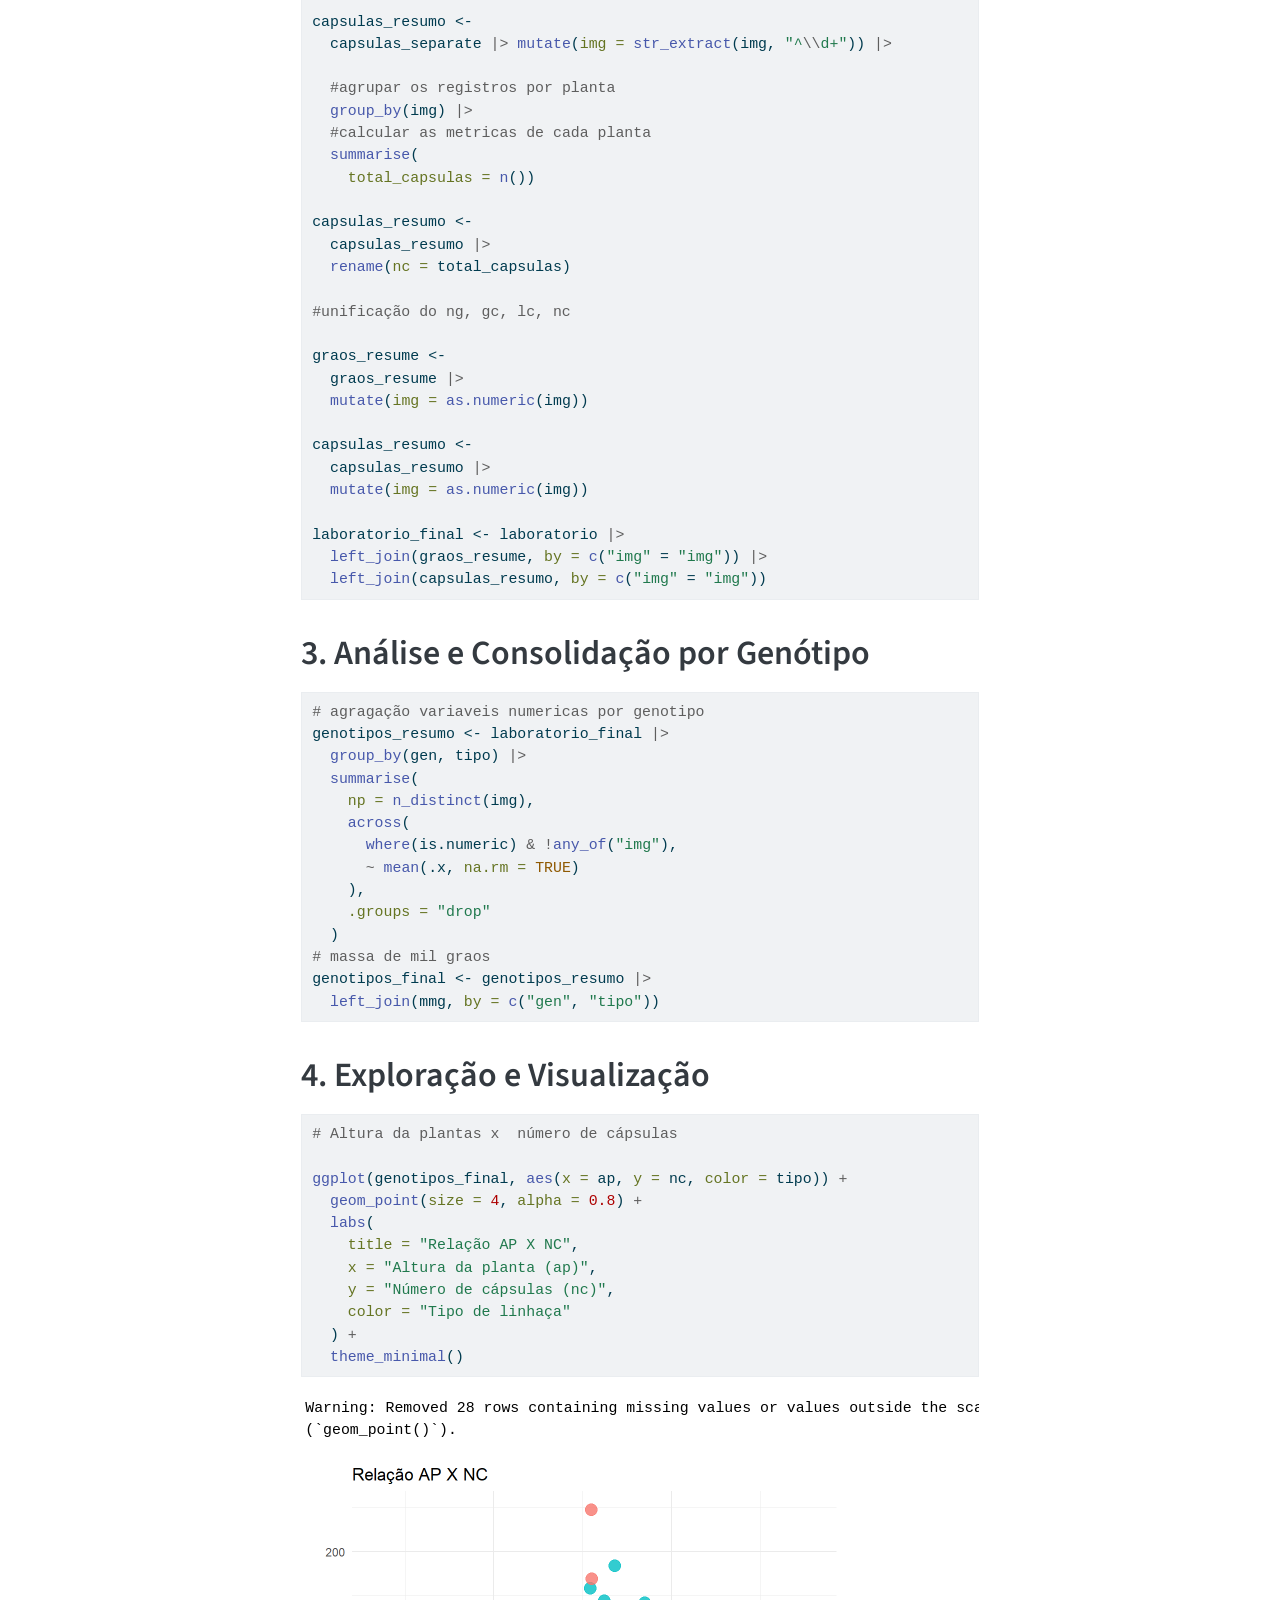
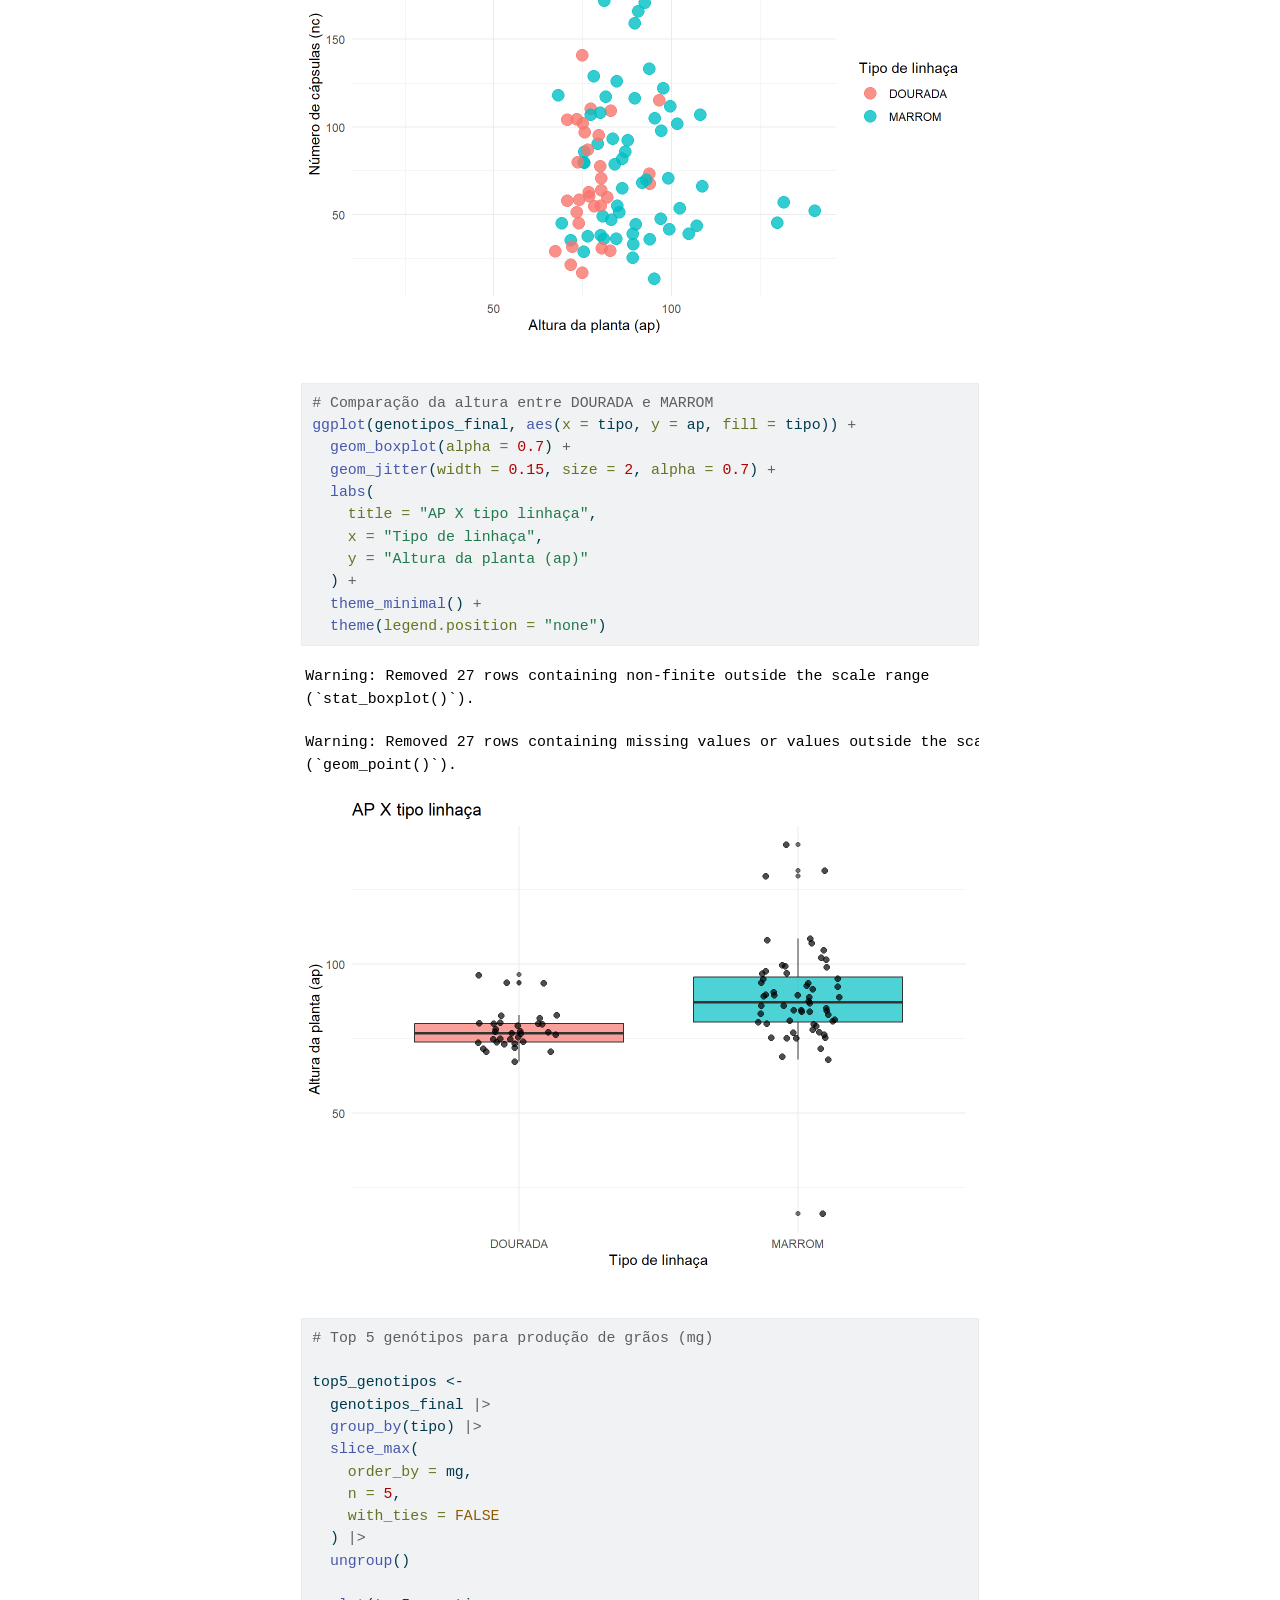
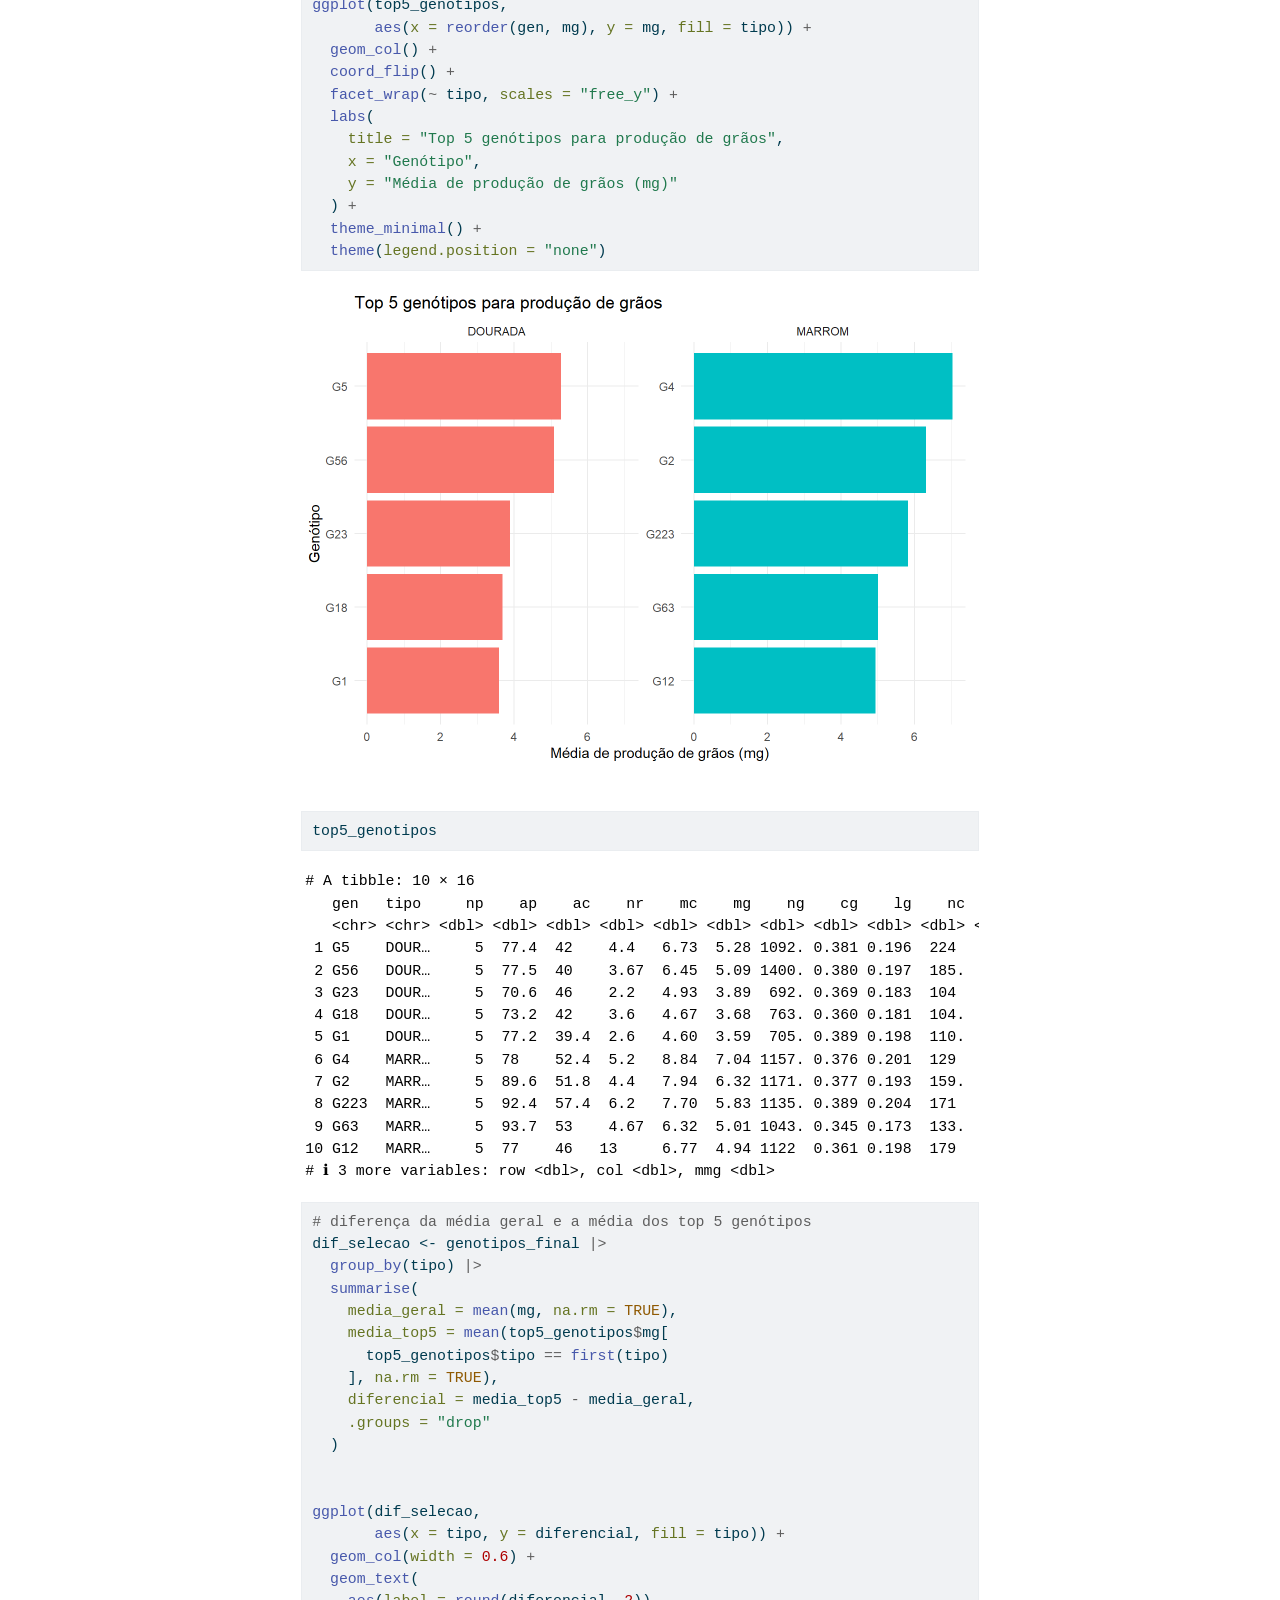
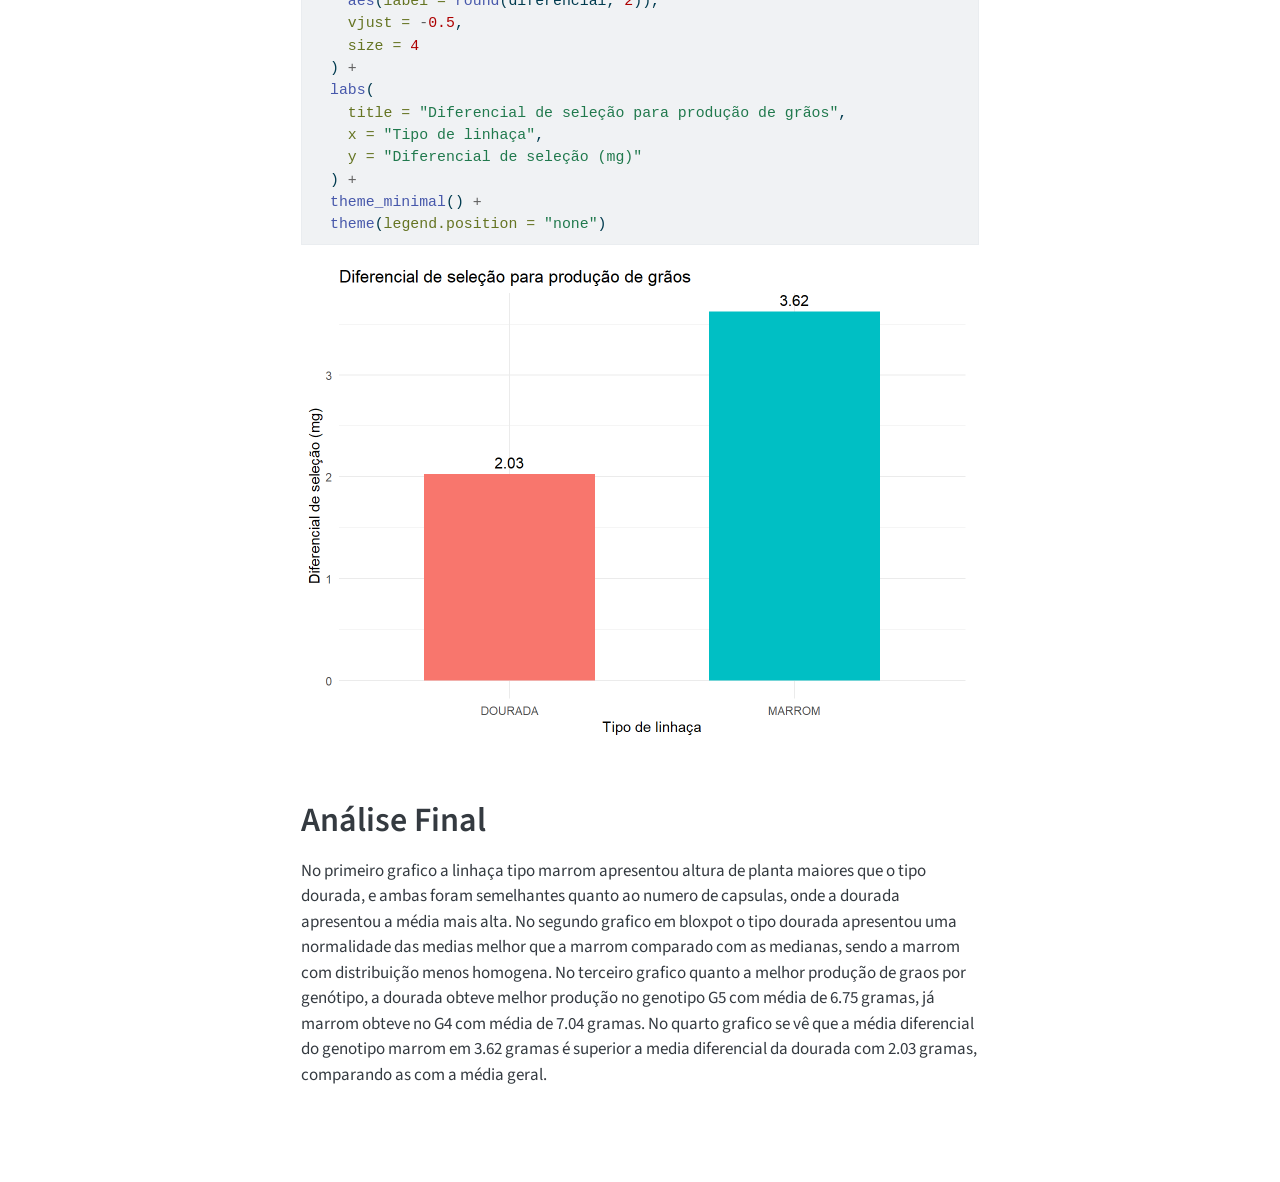
<file: docs/solucao.html>
<!DOCTYPE html>
<html xmlns="http://www.w3.org/1999/xhtml" lang="en" xml:lang="en"><head>

<meta charset="utf-8">
<meta name="generator" content="quarto-1.10.18">

<meta name="viewport" content="width=device-width, initial-scale=1.0, user-scalable=yes">


<title>solucao – Desafio R 2026</title>
<style>
/* Default styles provided by pandoc.
** See https://pandoc.org/MANUAL.html#variables-for-html for config info.
*/
span.smallcaps{font-variant: small-caps;}
div.columns{display: flex; gap: 1.5em;}
div.column{flex: auto;}
@media screen {
div.columns{gap: min(4vw, 1.5em);}
div.column{overflow-x: auto;}
}
div.hanging-indent{margin-left: 1.5em; text-indent: -1.5em;}
ul.task-list{list-style: none;}
ul.task-list li input[type="checkbox"] {
  width: 0.8em;
  margin: 0 0.8em 0.2em -1em; /* quarto-specific, see https://github.com/quarto-dev/quarto-cli/issues/4556 */ 
  vertical-align: middle;
}
/* CSS for syntax highlighting */
html { -webkit-text-size-adjust: 100%; }
pre > code.sourceCode { white-space: pre; position: relative; }
pre > code.sourceCode > span { display: inline-block; line-height: 1.25; }
pre > code.sourceCode > span:empty { height: 1.2em; }
.sourceCode { overflow: visible; }
code.sourceCode > span { color: inherit; text-decoration: inherit; }
div.sourceCode { margin: 1em 0; }
pre.sourceCode { margin: 0; }
@media screen {
div.sourceCode { overflow: auto; }
}
@media print {
pre > code.sourceCode { white-space: pre-wrap; }
pre > code.sourceCode > span { text-indent: -5em; padding-left: 5em; }
}
pre.numberSource code
  { counter-reset: source-line 0; }
pre.numberSource code > span
  { position: relative; left: -4em; counter-increment: source-line; }
pre.numberSource code > span > a:first-child::before
  { content: counter(source-line);
    position: relative; left: -1em; text-align: right; vertical-align: baseline;
    border: none; display: inline-block;
    -webkit-touch-callout: none; -webkit-user-select: none;
    -khtml-user-select: none; -moz-user-select: none;
    -ms-user-select: none; user-select: none;
    padding: 0 4px; width: 4em;
  }
pre.numberSource { margin-left: 3em;  padding-left: 4px; }
div.sourceCode
  {   }
@media screen {
pre > code.sourceCode > span > a:first-child::before { text-decoration: underline; }
}
</style>


<script src="site_libs/quarto-nav/quarto-nav.js"></script>
<script src="site_libs/quarto-nav/headroom.min.js"></script>
<script src="site_libs/clipboard/clipboard.min.js"></script>
<script src="site_libs/quarto-search/autocomplete.umd.js"></script>
<script src="site_libs/quarto-search/fuse.min.js"></script>
<script src="site_libs/quarto-search/quarto-search.js"></script>
<meta name="quarto:offset" content="./">
<script src="site_libs/quarto-html/quarto.js" type="module"></script>
<script src="site_libs/quarto-html/tabsets/tabsets.js" type="module"></script>
<script src="site_libs/quarto-html/popper.min.js"></script>
<script src="site_libs/quarto-html/tippy.umd.min.js"></script>
<script src="site_libs/quarto-html/anchor.min.js"></script>
<link href="site_libs/quarto-html/tippy.css" rel="stylesheet">
<link href="site_libs/quarto-html/quarto-syntax-highlighting-64a204ab8560d761af7679ceaba22944.css" rel="stylesheet" id="quarto-text-highlighting-styles">
<script src="site_libs/bootstrap/bootstrap.min.js"></script>
<link href="site_libs/bootstrap/bootstrap-icons.css" rel="stylesheet">
<link href="site_libs/bootstrap/bootstrap-221fb94c3ec07aa7e68c2d5abc4fc18e.min.css" rel="stylesheet" append-hash="true" id="quarto-bootstrap" data-mode="light">
<script id="quarto-search-options" type="application/json">{
  "location": "navbar",
  "copy-button": false,
  "collapse-after": 3,
  "panel-placement": "end",
  "type": "overlay",
  "limit": 50,
  "keyboard-shortcut": [
    "f",
    "/",
    "s"
  ],
  "show-item-context": false,
  "language": {
    "search-no-results-text": "No results",
    "search-matching-documents-text": "matching documents",
    "search-copy-link-title": "Copy link to search",
    "search-hide-matches-text": "Hide additional matches",
    "search-more-match-text": "more match in this document",
    "search-more-matches-text": "more matches in this document",
    "search-clear-button-title": "Clear",
    "search-text-placeholder": "",
    "search-detached-cancel-button-title": "Cancel",
    "search-submit-button-title": "Submit",
    "search-label": "Search"
  }
}</script>
<style>html{ scroll-behavior: smooth; }</style>


<link rel="stylesheet" href="styles.css">
</head>

<body class="nav-sidebar floating nav-fixed quarto-light">

<div id="quarto-search-results"></div>
  <header id="quarto-header" class="headroom fixed-top">
    <nav class="navbar navbar-expand-lg " data-bs-theme="dark">
      <div class="navbar-container container-fluid">
      <div class="navbar-brand-container mx-auto">
    <a class="navbar-brand" href="./index.html">
    <span class="navbar-title">Desafio R 2026</span>
    </a>
  </div>
            <div id="quarto-search" class="" title="Search"></div>
          <button class="navbar-toggler" type="button" data-bs-toggle="collapse" data-bs-target="#navbarCollapse" aria-controls="navbarCollapse" role="menu" aria-expanded="false" aria-label="Toggle navigation" onclick="if (window.quartoToggleHeadroom) { window.quartoToggleHeadroom(); }">
  <span class="navbar-toggler-icon"></span>
</button>
          <div class="collapse navbar-collapse" id="navbarCollapse">
            <ul class="navbar-nav navbar-nav-scroll me-auto">
  <li class="nav-item">
    <a class="nav-link" href="./index.html"> 
<span class="menu-text">Home</span></a>
  </li>  
</ul>
          </div> <!-- /navcollapse -->
            <div class="quarto-navbar-tools">
</div>
      </div> <!-- /container-fluid -->
    </nav>
  <nav class="quarto-secondary-nav">
    <div class="container-fluid d-flex">
      <button type="button" class="quarto-btn-toggle btn" data-bs-toggle="collapse" role="button" data-bs-target=".quarto-sidebar-collapse-item" aria-controls="quarto-sidebar" aria-expanded="false" aria-label="Toggle sidebar navigation" onclick="if (window.quartoToggleHeadroom) { window.quartoToggleHeadroom(); }">
        <i class="bi bi-layout-text-sidebar-reverse"></i>
      </button>
        <nav class="quarto-page-breadcrumbs" aria-label="breadcrumb"><ol class="breadcrumb"><li class="breadcrumb-item"><a href="./about.html">Menu do Desafio</a></li><li class="breadcrumb-item"><a href="./solucao.html">solucao</a></li></ol></nav>
        <a class="flex-grow-1" role="navigation" data-bs-toggle="collapse" data-bs-target=".quarto-sidebar-collapse-item" aria-controls="quarto-sidebar" aria-expanded="false" aria-label="Toggle sidebar navigation" onclick="if (window.quartoToggleHeadroom) { window.quartoToggleHeadroom(); }">      
        </a>
    </div>
  </nav>
</header>
<!-- content -->
<div id="quarto-content" class="quarto-container page-columns page-rows-contents page-layout-article page-navbar">
<!-- sidebar -->
  <nav id="quarto-sidebar" class="sidebar collapse collapse-horizontal quarto-sidebar-collapse-item sidebar-navigation floating overflow-auto">
    <div class="sidebar-menu-container"> 
    <ul class="list-unstyled mt-1">
        <li class="sidebar-item sidebar-item-section">
      <div class="sidebar-item-container"> 
            <a class="sidebar-item-text sidebar-link text-start" data-bs-toggle="collapse" data-bs-target="#quarto-sidebar-section-1" role="navigation" aria-expanded="true">
 <span class="menu-text">Menu do Desafio</span></a>
          <a class="sidebar-item-toggle text-start" data-bs-toggle="collapse" data-bs-target="#quarto-sidebar-section-1" role="navigation" aria-expanded="true" aria-label="Toggle section">
            <i class="bi bi-chevron-right ms-2"></i>
          </a> 
      </div>
      <ul id="quarto-sidebar-section-1" class="collapse list-unstyled sidebar-section depth1 show">  
          <li class="sidebar-item">
  <div class="sidebar-item-container"> 
  <a href="./about.html" class="sidebar-item-text sidebar-link">
 <span class="menu-text">About</span></a>
  </div>
</li>
          <li class="sidebar-item">
 <span class="menu-text">desafio_2026.qmd</span>
  </li>
          <li class="sidebar-item">
  <div class="sidebar-item-container"> 
  <a href="./solucao.html" class="sidebar-item-text sidebar-link active">
 <span class="menu-text">solucao</span></a>
  </div>
</li>
      </ul>
  </li>
    </ul>
    </div>
</nav>
<div id="quarto-sidebar-glass" class="quarto-sidebar-collapse-item" data-bs-toggle="collapse" data-bs-target=".quarto-sidebar-collapse-item"></div>
<!-- margin-sidebar -->
    <div id="quarto-margin-sidebar" class="sidebar margin-sidebar">
        <nav id="TOC" role="doc-toc" class="toc-active">
    <h2 id="toc-title">On this page</h2>
   
  <ul>
  <li><a href="#pacotes-e-dados" id="toc-pacotes-e-dados" class="nav-link active" data-scroll-target="#pacotes-e-dados">1 pacotes e dados</a></li>
  <li><a href="#análise-e-consolidação-por-planta" id="toc-análise-e-consolidação-por-planta" class="nav-link" data-scroll-target="#análise-e-consolidação-por-planta">2. Análise e Consolidação por Planta</a></li>
  <li><a href="#análise-e-consolidação-por-genótipo" id="toc-análise-e-consolidação-por-genótipo" class="nav-link" data-scroll-target="#análise-e-consolidação-por-genótipo">3. Análise e Consolidação por Genótipo</a></li>
  <li><a href="#exploração-e-visualização" id="toc-exploração-e-visualização" class="nav-link" data-scroll-target="#exploração-e-visualização">4. Exploração e Visualização</a></li>
  <li><a href="#análise-final" id="toc-análise-final" class="nav-link" data-scroll-target="#análise-final">Análise Final</a></li>
  </ul>
</nav>
    </div>
<!-- main -->
<main class="content" id="quarto-document-content">

<header id="title-block-header" class="quarto-title-block default"><nav class="quarto-page-breadcrumbs quarto-title-breadcrumbs d-none d-lg-block" aria-label="breadcrumb"><ol class="breadcrumb"><li class="breadcrumb-item"><a href="./about.html">Menu do Desafio</a></li><li class="breadcrumb-item"><a href="./solucao.html">solucao</a></li></ol></nav>
<div class="quarto-title">
<h1 class="title">solucao</h1>
</div>



<div class="quarto-title-meta">

    
  
    
  </div>
  


</header>


<section id="pacotes-e-dados" class="level1">
<h1>1 pacotes e dados</h1>
<div class="cell">
<div class="code-copy-outer-scaffold"><div class="sourceCode cell-code" id="cb1"><pre class="sourceCode r code-with-copy"><code class="sourceCode r"><span id="cb1-1"><a href="#cb1-1" aria-hidden="true" tabindex="-1"></a><span class="fu">library</span>(rio)</span>
<span id="cb1-2"><a href="#cb1-2" aria-hidden="true" tabindex="-1"></a><span class="fu">library</span>(tidyverse)</span></code></pre></div><button title="Copy to Clipboard" class="code-copy-button"><i class="bi"></i></button></div>
<div class="cell-output cell-output-stderr">
<pre><code>── Attaching core tidyverse packages ──────────────────────── tidyverse 2.0.0 ──
✔ dplyr     1.2.1     ✔ readr     2.2.0
✔ forcats   1.0.1     ✔ stringr   1.6.0
✔ ggplot2   4.0.3     ✔ tibble    3.3.1
✔ lubridate 1.9.5     ✔ tidyr     1.3.2
✔ purrr     1.2.2     
── Conflicts ────────────────────────────────────────── tidyverse_conflicts() ──
✖ dplyr::filter() masks stats::filter()
✖ dplyr::lag()    masks stats::lag()
ℹ Use the conflicted package (&lt;http://conflicted.r-lib.org/&gt;) to force all conflicts to become errors</code></pre>
</div>
<div class="code-copy-outer-scaffold"><div class="sourceCode cell-code" id="cb3"><pre class="sourceCode r code-with-copy"><code class="sourceCode r"><span id="cb3-1"><a href="#cb3-1" aria-hidden="true" tabindex="-1"></a>laboratorio <span class="ot">&lt;-</span> <span class="fu">import</span>(<span class="st">"laboratorio.xlsx"</span>) <span class="sc">|&gt;</span> </span>
<span id="cb3-2"><a href="#cb3-2" aria-hidden="true" tabindex="-1"></a>  <span class="fu">rename_with</span>(tolower)</span>
<span id="cb3-3"><a href="#cb3-3" aria-hidden="true" tabindex="-1"></a>graos <span class="ot">&lt;-</span> <span class="fu">import</span>(<span class="st">"graos.csv"</span>)</span>
<span id="cb3-4"><a href="#cb3-4" aria-hidden="true" tabindex="-1"></a>capsulas <span class="ot">&lt;-</span> <span class="fu">import</span>(<span class="st">"capsulas.xlsx"</span>)</span>
<span id="cb3-5"><a href="#cb3-5" aria-hidden="true" tabindex="-1"></a>mmg <span class="ot">&lt;-</span> <span class="fu">import</span>(<span class="st">"mmg.xlsx"</span>) <span class="sc">|&gt;</span></span>
<span id="cb3-6"><a href="#cb3-6" aria-hidden="true" tabindex="-1"></a>  <span class="fu">rename_with</span>(tolower)</span></code></pre></div><button title="Copy to Clipboard" class="code-copy-button"><i class="bi"></i></button></div>
</div>
</section>
<section id="análise-e-consolidação-por-planta" class="level1">
<h1>2. Análise e Consolidação por Planta</h1>
<div class="cell">
<div class="code-copy-outer-scaffold"><div class="sourceCode cell-code" id="cb4"><pre class="sourceCode r code-with-copy"><code class="sourceCode r"><span id="cb4-1"><a href="#cb4-1" aria-hidden="true" tabindex="-1"></a><span class="do">### graos</span></span>
<span id="cb4-2"><a href="#cb4-2" aria-hidden="true" tabindex="-1"></a>graosseparate <span class="ot">&lt;-</span></span>
<span id="cb4-3"><a href="#cb4-3" aria-hidden="true" tabindex="-1"></a>  graos <span class="sc">|&gt;</span></span>
<span id="cb4-4"><a href="#cb4-4" aria-hidden="true" tabindex="-1"></a>  <span class="fu">select</span>(img, length, width)</span>
<span id="cb4-5"><a href="#cb4-5" aria-hidden="true" tabindex="-1"></a></span>
<span id="cb4-6"><a href="#cb4-6" aria-hidden="true" tabindex="-1"></a>graos_resume <span class="ot">&lt;-</span> graosseparate <span class="sc">|&gt;</span></span>
<span id="cb4-7"><a href="#cb4-7" aria-hidden="true" tabindex="-1"></a>  <span class="co">#extrair o img numerico do inicio do nome da imagem</span></span>
<span id="cb4-8"><a href="#cb4-8" aria-hidden="true" tabindex="-1"></a>  <span class="fu">mutate</span>(<span class="at">img =</span> <span class="fu">str_extract</span>(img, <span class="st">"^</span><span class="sc">\\</span><span class="st">d+"</span>)) <span class="sc">|&gt;</span></span>
<span id="cb4-9"><a href="#cb4-9" aria-hidden="true" tabindex="-1"></a>  </span>
<span id="cb4-10"><a href="#cb4-10" aria-hidden="true" tabindex="-1"></a>  <span class="co">#agrupar os registros por planta</span></span>
<span id="cb4-11"><a href="#cb4-11" aria-hidden="true" tabindex="-1"></a>  <span class="fu">group_by</span>(img) <span class="sc">|&gt;</span></span>
<span id="cb4-12"><a href="#cb4-12" aria-hidden="true" tabindex="-1"></a>  </span>
<span id="cb4-13"><a href="#cb4-13" aria-hidden="true" tabindex="-1"></a>  <span class="co">#calcular as metricas de cada planta</span></span>
<span id="cb4-14"><a href="#cb4-14" aria-hidden="true" tabindex="-1"></a>  <span class="do">##resume comprimento e largura</span></span>
<span id="cb4-15"><a href="#cb4-15" aria-hidden="true" tabindex="-1"></a>  <span class="fu">summarise</span>(</span>
<span id="cb4-16"><a href="#cb4-16" aria-hidden="true" tabindex="-1"></a>    <span class="at">total_graos =</span> <span class="fu">n</span>(),</span>
<span id="cb4-17"><a href="#cb4-17" aria-hidden="true" tabindex="-1"></a>    <span class="at">length =</span> <span class="fu">mean</span>(length, <span class="at">na.rm =</span> <span class="cn">TRUE</span>),</span>
<span id="cb4-18"><a href="#cb4-18" aria-hidden="true" tabindex="-1"></a>    <span class="at">width =</span> <span class="fu">mean</span>(width, <span class="at">na.rm =</span> <span class="cn">TRUE</span>),</span>
<span id="cb4-19"><a href="#cb4-19" aria-hidden="true" tabindex="-1"></a>    <span class="at">.groups =</span> <span class="st">"drop"</span></span>
<span id="cb4-20"><a href="#cb4-20" aria-hidden="true" tabindex="-1"></a>    </span>
<span id="cb4-21"><a href="#cb4-21" aria-hidden="true" tabindex="-1"></a>  ) <span class="sc">|&gt;</span></span>
<span id="cb4-22"><a href="#cb4-22" aria-hidden="true" tabindex="-1"></a>  </span>
<span id="cb4-23"><a href="#cb4-23" aria-hidden="true" tabindex="-1"></a>  <span class="co">#teste de visualização</span></span>
<span id="cb4-24"><a href="#cb4-24" aria-hidden="true" tabindex="-1"></a>  <span class="fu">filter</span>(width <span class="sc">&lt;</span> <span class="fl">0.35</span>, width <span class="sc">&gt;</span> <span class="fl">0.1</span>)</span>
<span id="cb4-25"><a href="#cb4-25" aria-hidden="true" tabindex="-1"></a></span>
<span id="cb4-26"><a href="#cb4-26" aria-hidden="true" tabindex="-1"></a>graos_resume <span class="ot">&lt;-</span> </span>
<span id="cb4-27"><a href="#cb4-27" aria-hidden="true" tabindex="-1"></a>  graos_resume <span class="sc">|&gt;</span></span>
<span id="cb4-28"><a href="#cb4-28" aria-hidden="true" tabindex="-1"></a>  <span class="fu">rename</span>(<span class="at">ng =</span> total_graos, <span class="at">cg =</span> length, <span class="at">lg =</span> width)</span>
<span id="cb4-29"><a href="#cb4-29" aria-hidden="true" tabindex="-1"></a></span>
<span id="cb4-30"><a href="#cb4-30" aria-hidden="true" tabindex="-1"></a><span class="do">## número total de cápsulas (NC)</span></span>
<span id="cb4-31"><a href="#cb4-31" aria-hidden="true" tabindex="-1"></a></span>
<span id="cb4-32"><a href="#cb4-32" aria-hidden="true" tabindex="-1"></a>capsulas_separate <span class="ot">&lt;-</span></span>
<span id="cb4-33"><a href="#cb4-33" aria-hidden="true" tabindex="-1"></a>  capsulas <span class="sc">|&gt;</span></span>
<span id="cb4-34"><a href="#cb4-34" aria-hidden="true" tabindex="-1"></a>  <span class="fu">select</span>(img)</span>
<span id="cb4-35"><a href="#cb4-35" aria-hidden="true" tabindex="-1"></a></span>
<span id="cb4-36"><a href="#cb4-36" aria-hidden="true" tabindex="-1"></a>capsulas_resumo <span class="ot">&lt;-</span></span>
<span id="cb4-37"><a href="#cb4-37" aria-hidden="true" tabindex="-1"></a>  capsulas_separate <span class="sc">|&gt;</span> <span class="fu">mutate</span>(<span class="at">img =</span> <span class="fu">str_extract</span>(img, <span class="st">"^</span><span class="sc">\\</span><span class="st">d+"</span>)) <span class="sc">|&gt;</span></span>
<span id="cb4-38"><a href="#cb4-38" aria-hidden="true" tabindex="-1"></a>  </span>
<span id="cb4-39"><a href="#cb4-39" aria-hidden="true" tabindex="-1"></a>  <span class="co">#agrupar os registros por planta</span></span>
<span id="cb4-40"><a href="#cb4-40" aria-hidden="true" tabindex="-1"></a>  <span class="fu">group_by</span>(img) <span class="sc">|&gt;</span></span>
<span id="cb4-41"><a href="#cb4-41" aria-hidden="true" tabindex="-1"></a>  <span class="co">#calcular as metricas de cada planta</span></span>
<span id="cb4-42"><a href="#cb4-42" aria-hidden="true" tabindex="-1"></a>  <span class="fu">summarise</span>(</span>
<span id="cb4-43"><a href="#cb4-43" aria-hidden="true" tabindex="-1"></a>    <span class="at">total_capsulas =</span> <span class="fu">n</span>())</span>
<span id="cb4-44"><a href="#cb4-44" aria-hidden="true" tabindex="-1"></a></span>
<span id="cb4-45"><a href="#cb4-45" aria-hidden="true" tabindex="-1"></a>capsulas_resumo <span class="ot">&lt;-</span></span>
<span id="cb4-46"><a href="#cb4-46" aria-hidden="true" tabindex="-1"></a>  capsulas_resumo <span class="sc">|&gt;</span></span>
<span id="cb4-47"><a href="#cb4-47" aria-hidden="true" tabindex="-1"></a>  <span class="fu">rename</span>(<span class="at">nc =</span> total_capsulas)</span>
<span id="cb4-48"><a href="#cb4-48" aria-hidden="true" tabindex="-1"></a></span>
<span id="cb4-49"><a href="#cb4-49" aria-hidden="true" tabindex="-1"></a><span class="co">#unificação do ng, gc, lc, nc</span></span>
<span id="cb4-50"><a href="#cb4-50" aria-hidden="true" tabindex="-1"></a></span>
<span id="cb4-51"><a href="#cb4-51" aria-hidden="true" tabindex="-1"></a>graos_resume <span class="ot">&lt;-</span></span>
<span id="cb4-52"><a href="#cb4-52" aria-hidden="true" tabindex="-1"></a>  graos_resume <span class="sc">|&gt;</span></span>
<span id="cb4-53"><a href="#cb4-53" aria-hidden="true" tabindex="-1"></a>  <span class="fu">mutate</span>(<span class="at">img =</span> <span class="fu">as.numeric</span>(img))</span>
<span id="cb4-54"><a href="#cb4-54" aria-hidden="true" tabindex="-1"></a></span>
<span id="cb4-55"><a href="#cb4-55" aria-hidden="true" tabindex="-1"></a>capsulas_resumo <span class="ot">&lt;-</span></span>
<span id="cb4-56"><a href="#cb4-56" aria-hidden="true" tabindex="-1"></a>  capsulas_resumo <span class="sc">|&gt;</span></span>
<span id="cb4-57"><a href="#cb4-57" aria-hidden="true" tabindex="-1"></a>  <span class="fu">mutate</span>(<span class="at">img =</span> <span class="fu">as.numeric</span>(img))</span>
<span id="cb4-58"><a href="#cb4-58" aria-hidden="true" tabindex="-1"></a></span>
<span id="cb4-59"><a href="#cb4-59" aria-hidden="true" tabindex="-1"></a>laboratorio_final <span class="ot">&lt;-</span> laboratorio <span class="sc">|&gt;</span></span>
<span id="cb4-60"><a href="#cb4-60" aria-hidden="true" tabindex="-1"></a>  <span class="fu">left_join</span>(graos_resume, <span class="at">by =</span> <span class="fu">c</span>(<span class="st">"img"</span> <span class="ot">=</span> <span class="st">"img"</span>)) <span class="sc">|&gt;</span></span>
<span id="cb4-61"><a href="#cb4-61" aria-hidden="true" tabindex="-1"></a>  <span class="fu">left_join</span>(capsulas_resumo, <span class="at">by =</span> <span class="fu">c</span>(<span class="st">"img"</span> <span class="ot">=</span> <span class="st">"img"</span>))</span></code></pre></div><button title="Copy to Clipboard" class="code-copy-button"><i class="bi"></i></button></div>
</div>
</section>
<section id="análise-e-consolidação-por-genótipo" class="level1">
<h1>3. Análise e Consolidação por Genótipo</h1>
<div class="cell">
<div class="code-copy-outer-scaffold"><div class="sourceCode cell-code" id="cb5"><pre class="sourceCode r code-with-copy"><code class="sourceCode r"><span id="cb5-1"><a href="#cb5-1" aria-hidden="true" tabindex="-1"></a><span class="co"># agragação variaveis numericas por genotipo</span></span>
<span id="cb5-2"><a href="#cb5-2" aria-hidden="true" tabindex="-1"></a>genotipos_resumo <span class="ot">&lt;-</span> laboratorio_final <span class="sc">|&gt;</span></span>
<span id="cb5-3"><a href="#cb5-3" aria-hidden="true" tabindex="-1"></a>  <span class="fu">group_by</span>(gen, tipo) <span class="sc">|&gt;</span></span>
<span id="cb5-4"><a href="#cb5-4" aria-hidden="true" tabindex="-1"></a>  <span class="fu">summarise</span>(</span>
<span id="cb5-5"><a href="#cb5-5" aria-hidden="true" tabindex="-1"></a>    <span class="at">np =</span> <span class="fu">n_distinct</span>(img),</span>
<span id="cb5-6"><a href="#cb5-6" aria-hidden="true" tabindex="-1"></a>    <span class="fu">across</span>(</span>
<span id="cb5-7"><a href="#cb5-7" aria-hidden="true" tabindex="-1"></a>      <span class="fu">where</span>(is.numeric) <span class="sc">&amp;</span> <span class="sc">!</span><span class="fu">any_of</span>(<span class="st">"img"</span>),</span>
<span id="cb5-8"><a href="#cb5-8" aria-hidden="true" tabindex="-1"></a>      <span class="sc">~</span> <span class="fu">mean</span>(.x, <span class="at">na.rm =</span> <span class="cn">TRUE</span>)</span>
<span id="cb5-9"><a href="#cb5-9" aria-hidden="true" tabindex="-1"></a>    ),</span>
<span id="cb5-10"><a href="#cb5-10" aria-hidden="true" tabindex="-1"></a>    <span class="at">.groups =</span> <span class="st">"drop"</span></span>
<span id="cb5-11"><a href="#cb5-11" aria-hidden="true" tabindex="-1"></a>  ) </span>
<span id="cb5-12"><a href="#cb5-12" aria-hidden="true" tabindex="-1"></a><span class="co"># massa de mil graos</span></span>
<span id="cb5-13"><a href="#cb5-13" aria-hidden="true" tabindex="-1"></a>genotipos_final <span class="ot">&lt;-</span> genotipos_resumo <span class="sc">|&gt;</span></span>
<span id="cb5-14"><a href="#cb5-14" aria-hidden="true" tabindex="-1"></a>  <span class="fu">left_join</span>(mmg, <span class="at">by =</span> <span class="fu">c</span>(<span class="st">"gen"</span>, <span class="st">"tipo"</span>))</span></code></pre></div><button title="Copy to Clipboard" class="code-copy-button"><i class="bi"></i></button></div>
</div>
</section>
<section id="exploração-e-visualização" class="level1">
<h1>4. Exploração e Visualização</h1>
<div class="cell">
<div class="code-copy-outer-scaffold"><div class="sourceCode cell-code" id="cb6"><pre class="sourceCode r code-with-copy"><code class="sourceCode r"><span id="cb6-1"><a href="#cb6-1" aria-hidden="true" tabindex="-1"></a><span class="co"># Altura da plantas x  número de cápsulas</span></span>
<span id="cb6-2"><a href="#cb6-2" aria-hidden="true" tabindex="-1"></a></span>
<span id="cb6-3"><a href="#cb6-3" aria-hidden="true" tabindex="-1"></a><span class="fu">ggplot</span>(genotipos_final, <span class="fu">aes</span>(<span class="at">x =</span> ap, <span class="at">y =</span> nc, <span class="at">color =</span> tipo)) <span class="sc">+</span></span>
<span id="cb6-4"><a href="#cb6-4" aria-hidden="true" tabindex="-1"></a>  <span class="fu">geom_point</span>(<span class="at">size =</span> <span class="dv">4</span>, <span class="at">alpha =</span> <span class="fl">0.8</span>) <span class="sc">+</span></span>
<span id="cb6-5"><a href="#cb6-5" aria-hidden="true" tabindex="-1"></a>  <span class="fu">labs</span>(</span>
<span id="cb6-6"><a href="#cb6-6" aria-hidden="true" tabindex="-1"></a>    <span class="at">title =</span> <span class="st">"Relação AP X NC"</span>,</span>
<span id="cb6-7"><a href="#cb6-7" aria-hidden="true" tabindex="-1"></a>    <span class="at">x =</span> <span class="st">"Altura da planta (ap)"</span>,</span>
<span id="cb6-8"><a href="#cb6-8" aria-hidden="true" tabindex="-1"></a>    <span class="at">y =</span> <span class="st">"Número de cápsulas (nc)"</span>,</span>
<span id="cb6-9"><a href="#cb6-9" aria-hidden="true" tabindex="-1"></a>    <span class="at">color =</span> <span class="st">"Tipo de linhaça"</span></span>
<span id="cb6-10"><a href="#cb6-10" aria-hidden="true" tabindex="-1"></a>  ) <span class="sc">+</span></span>
<span id="cb6-11"><a href="#cb6-11" aria-hidden="true" tabindex="-1"></a>  <span class="fu">theme_minimal</span>()</span></code></pre></div><button title="Copy to Clipboard" class="code-copy-button"><i class="bi"></i></button></div>
<div class="cell-output cell-output-stderr">
<pre><code>Warning: Removed 28 rows containing missing values or values outside the scale range
(`geom_point()`).</code></pre>
</div>
<div class="cell-output-display">
<div>
<figure class="figure">
<p><img src="solucao_files/figure-html/unnamed-chunk-4-1.png" class="img-fluid figure-img" width="672"></p>
</figure>
</div>
</div>
<div class="code-copy-outer-scaffold"><div class="sourceCode cell-code" id="cb8"><pre class="sourceCode r code-with-copy"><code class="sourceCode r"><span id="cb8-1"><a href="#cb8-1" aria-hidden="true" tabindex="-1"></a><span class="co"># Comparação da altura entre DOURADA e MARROM</span></span>
<span id="cb8-2"><a href="#cb8-2" aria-hidden="true" tabindex="-1"></a><span class="fu">ggplot</span>(genotipos_final, <span class="fu">aes</span>(<span class="at">x =</span> tipo, <span class="at">y =</span> ap, <span class="at">fill =</span> tipo)) <span class="sc">+</span></span>
<span id="cb8-3"><a href="#cb8-3" aria-hidden="true" tabindex="-1"></a>  <span class="fu">geom_boxplot</span>(<span class="at">alpha =</span> <span class="fl">0.7</span>) <span class="sc">+</span></span>
<span id="cb8-4"><a href="#cb8-4" aria-hidden="true" tabindex="-1"></a>  <span class="fu">geom_jitter</span>(<span class="at">width =</span> <span class="fl">0.15</span>, <span class="at">size =</span> <span class="dv">2</span>, <span class="at">alpha =</span> <span class="fl">0.7</span>) <span class="sc">+</span></span>
<span id="cb8-5"><a href="#cb8-5" aria-hidden="true" tabindex="-1"></a>  <span class="fu">labs</span>(</span>
<span id="cb8-6"><a href="#cb8-6" aria-hidden="true" tabindex="-1"></a>    <span class="at">title =</span> <span class="st">"AP X tipo linhaça"</span>,</span>
<span id="cb8-7"><a href="#cb8-7" aria-hidden="true" tabindex="-1"></a>    <span class="at">x =</span> <span class="st">"Tipo de linhaça"</span>,</span>
<span id="cb8-8"><a href="#cb8-8" aria-hidden="true" tabindex="-1"></a>    <span class="at">y =</span> <span class="st">"Altura da planta (ap)"</span></span>
<span id="cb8-9"><a href="#cb8-9" aria-hidden="true" tabindex="-1"></a>  ) <span class="sc">+</span></span>
<span id="cb8-10"><a href="#cb8-10" aria-hidden="true" tabindex="-1"></a>  <span class="fu">theme_minimal</span>() <span class="sc">+</span></span>
<span id="cb8-11"><a href="#cb8-11" aria-hidden="true" tabindex="-1"></a>  <span class="fu">theme</span>(<span class="at">legend.position =</span> <span class="st">"none"</span>)</span></code></pre></div><button title="Copy to Clipboard" class="code-copy-button"><i class="bi"></i></button></div>
<div class="cell-output cell-output-stderr">
<pre><code>Warning: Removed 27 rows containing non-finite outside the scale range
(`stat_boxplot()`).</code></pre>
</div>
<div class="cell-output cell-output-stderr">
<pre><code>Warning: Removed 27 rows containing missing values or values outside the scale range
(`geom_point()`).</code></pre>
</div>
<div class="cell-output-display">
<div>
<figure class="figure">
<p><img src="solucao_files/figure-html/unnamed-chunk-4-2.png" class="img-fluid figure-img" width="672"></p>
</figure>
</div>
</div>
<div class="code-copy-outer-scaffold"><div class="sourceCode cell-code" id="cb11"><pre class="sourceCode r code-with-copy"><code class="sourceCode r"><span id="cb11-1"><a href="#cb11-1" aria-hidden="true" tabindex="-1"></a><span class="co"># Top 5 genótipos para produção de grãos (mg)</span></span>
<span id="cb11-2"><a href="#cb11-2" aria-hidden="true" tabindex="-1"></a></span>
<span id="cb11-3"><a href="#cb11-3" aria-hidden="true" tabindex="-1"></a>top5_genotipos <span class="ot">&lt;-</span></span>
<span id="cb11-4"><a href="#cb11-4" aria-hidden="true" tabindex="-1"></a>  genotipos_final <span class="sc">|&gt;</span></span>
<span id="cb11-5"><a href="#cb11-5" aria-hidden="true" tabindex="-1"></a>  <span class="fu">group_by</span>(tipo) <span class="sc">|&gt;</span></span>
<span id="cb11-6"><a href="#cb11-6" aria-hidden="true" tabindex="-1"></a>  <span class="fu">slice_max</span>(</span>
<span id="cb11-7"><a href="#cb11-7" aria-hidden="true" tabindex="-1"></a>    <span class="at">order_by =</span> mg,</span>
<span id="cb11-8"><a href="#cb11-8" aria-hidden="true" tabindex="-1"></a>    <span class="at">n =</span> <span class="dv">5</span>,</span>
<span id="cb11-9"><a href="#cb11-9" aria-hidden="true" tabindex="-1"></a>    <span class="at">with_ties =</span> <span class="cn">FALSE</span></span>
<span id="cb11-10"><a href="#cb11-10" aria-hidden="true" tabindex="-1"></a>  ) <span class="sc">|&gt;</span></span>
<span id="cb11-11"><a href="#cb11-11" aria-hidden="true" tabindex="-1"></a>  <span class="fu">ungroup</span>()</span>
<span id="cb11-12"><a href="#cb11-12" aria-hidden="true" tabindex="-1"></a></span>
<span id="cb11-13"><a href="#cb11-13" aria-hidden="true" tabindex="-1"></a><span class="fu">ggplot</span>(top5_genotipos,</span>
<span id="cb11-14"><a href="#cb11-14" aria-hidden="true" tabindex="-1"></a>       <span class="fu">aes</span>(<span class="at">x =</span> <span class="fu">reorder</span>(gen, mg), <span class="at">y =</span> mg, <span class="at">fill =</span> tipo)) <span class="sc">+</span></span>
<span id="cb11-15"><a href="#cb11-15" aria-hidden="true" tabindex="-1"></a>  <span class="fu">geom_col</span>() <span class="sc">+</span></span>
<span id="cb11-16"><a href="#cb11-16" aria-hidden="true" tabindex="-1"></a>  <span class="fu">coord_flip</span>() <span class="sc">+</span></span>
<span id="cb11-17"><a href="#cb11-17" aria-hidden="true" tabindex="-1"></a>  <span class="fu">facet_wrap</span>(<span class="sc">~</span> tipo, <span class="at">scales =</span> <span class="st">"free_y"</span>) <span class="sc">+</span></span>
<span id="cb11-18"><a href="#cb11-18" aria-hidden="true" tabindex="-1"></a>  <span class="fu">labs</span>(</span>
<span id="cb11-19"><a href="#cb11-19" aria-hidden="true" tabindex="-1"></a>    <span class="at">title =</span> <span class="st">"Top 5 genótipos para produção de grãos"</span>,</span>
<span id="cb11-20"><a href="#cb11-20" aria-hidden="true" tabindex="-1"></a>    <span class="at">x =</span> <span class="st">"Genótipo"</span>,</span>
<span id="cb11-21"><a href="#cb11-21" aria-hidden="true" tabindex="-1"></a>    <span class="at">y =</span> <span class="st">"Média de produção de grãos (mg)"</span></span>
<span id="cb11-22"><a href="#cb11-22" aria-hidden="true" tabindex="-1"></a>  ) <span class="sc">+</span></span>
<span id="cb11-23"><a href="#cb11-23" aria-hidden="true" tabindex="-1"></a>  <span class="fu">theme_minimal</span>() <span class="sc">+</span></span>
<span id="cb11-24"><a href="#cb11-24" aria-hidden="true" tabindex="-1"></a>  <span class="fu">theme</span>(<span class="at">legend.position =</span> <span class="st">"none"</span>)</span></code></pre></div><button title="Copy to Clipboard" class="code-copy-button"><i class="bi"></i></button></div>
<div class="cell-output-display">
<div>
<figure class="figure">
<p><img src="solucao_files/figure-html/unnamed-chunk-4-3.png" class="img-fluid figure-img" width="672"></p>
</figure>
</div>
</div>
<div class="code-copy-outer-scaffold"><div class="sourceCode cell-code" id="cb12"><pre class="sourceCode r code-with-copy"><code class="sourceCode r"><span id="cb12-1"><a href="#cb12-1" aria-hidden="true" tabindex="-1"></a>top5_genotipos</span></code></pre></div><button title="Copy to Clipboard" class="code-copy-button"><i class="bi"></i></button></div>
<div class="cell-output cell-output-stdout">
<pre><code># A tibble: 10 × 16
   gen   tipo     np    ap    ac    nr    mc    mg    ng    cg    lg    nc  plot
   &lt;chr&gt; &lt;chr&gt; &lt;dbl&gt; &lt;dbl&gt; &lt;dbl&gt; &lt;dbl&gt; &lt;dbl&gt; &lt;dbl&gt; &lt;dbl&gt; &lt;dbl&gt; &lt;dbl&gt; &lt;dbl&gt; &lt;dbl&gt;
 1 G5    DOUR…     5  77.4  42    4.4   6.73  5.28 1092. 0.381 0.196  224      3
 2 G56   DOUR…     5  77.5  40    3.67  6.45  5.09 1400. 0.380 0.197  185.    16
 3 G23   DOUR…     5  70.6  46    2.2   4.93  3.89  692. 0.369 0.183  104     10
 4 G18   DOUR…     5  73.2  42    3.6   4.67  3.68  763. 0.360 0.181  104.     6
 5 G1    DOUR…     5  77.2  39.4  2.6   4.60  3.59  705. 0.389 0.198  110.     1
 6 G4    MARR…     5  78    52.4  5.2   8.84  7.04 1157. 0.376 0.201  129     40
 7 G2    MARR…     5  89.6  51.8  4.4   7.94  6.32 1171. 0.377 0.193  159.    39
 8 G223  MARR…     5  92.4  57.4  6.2   7.70  5.83 1135. 0.389 0.204  171    105
 9 G63   MARR…     5  93.7  53    4.67  6.32  5.01 1043. 0.345 0.173  133.    58
10 G12   MARR…     5  77    46   13     6.77  4.94 1122  0.361 0.198  179     45
# ℹ 3 more variables: row &lt;dbl&gt;, col &lt;dbl&gt;, mmg &lt;dbl&gt;</code></pre>
</div>
<div class="code-copy-outer-scaffold"><div class="sourceCode cell-code" id="cb14"><pre class="sourceCode r code-with-copy"><code class="sourceCode r"><span id="cb14-1"><a href="#cb14-1" aria-hidden="true" tabindex="-1"></a><span class="co"># diferença da média geral e a média dos top 5 genótipos</span></span>
<span id="cb14-2"><a href="#cb14-2" aria-hidden="true" tabindex="-1"></a>dif_selecao <span class="ot">&lt;-</span> genotipos_final <span class="sc">|&gt;</span></span>
<span id="cb14-3"><a href="#cb14-3" aria-hidden="true" tabindex="-1"></a>  <span class="fu">group_by</span>(tipo) <span class="sc">|&gt;</span></span>
<span id="cb14-4"><a href="#cb14-4" aria-hidden="true" tabindex="-1"></a>  <span class="fu">summarise</span>(</span>
<span id="cb14-5"><a href="#cb14-5" aria-hidden="true" tabindex="-1"></a>    <span class="at">media_geral =</span> <span class="fu">mean</span>(mg, <span class="at">na.rm =</span> <span class="cn">TRUE</span>),</span>
<span id="cb14-6"><a href="#cb14-6" aria-hidden="true" tabindex="-1"></a>    <span class="at">media_top5 =</span> <span class="fu">mean</span>(top5_genotipos<span class="sc">$</span>mg[</span>
<span id="cb14-7"><a href="#cb14-7" aria-hidden="true" tabindex="-1"></a>      top5_genotipos<span class="sc">$</span>tipo <span class="sc">==</span> <span class="fu">first</span>(tipo)</span>
<span id="cb14-8"><a href="#cb14-8" aria-hidden="true" tabindex="-1"></a>    ], <span class="at">na.rm =</span> <span class="cn">TRUE</span>),</span>
<span id="cb14-9"><a href="#cb14-9" aria-hidden="true" tabindex="-1"></a>    <span class="at">diferencial =</span> media_top5 <span class="sc">-</span> media_geral,</span>
<span id="cb14-10"><a href="#cb14-10" aria-hidden="true" tabindex="-1"></a>    <span class="at">.groups =</span> <span class="st">"drop"</span></span>
<span id="cb14-11"><a href="#cb14-11" aria-hidden="true" tabindex="-1"></a>  )</span>
<span id="cb14-12"><a href="#cb14-12" aria-hidden="true" tabindex="-1"></a></span>
<span id="cb14-13"><a href="#cb14-13" aria-hidden="true" tabindex="-1"></a></span>
<span id="cb14-14"><a href="#cb14-14" aria-hidden="true" tabindex="-1"></a><span class="fu">ggplot</span>(dif_selecao,</span>
<span id="cb14-15"><a href="#cb14-15" aria-hidden="true" tabindex="-1"></a>       <span class="fu">aes</span>(<span class="at">x =</span> tipo, <span class="at">y =</span> diferencial, <span class="at">fill =</span> tipo)) <span class="sc">+</span></span>
<span id="cb14-16"><a href="#cb14-16" aria-hidden="true" tabindex="-1"></a>  <span class="fu">geom_col</span>(<span class="at">width =</span> <span class="fl">0.6</span>) <span class="sc">+</span></span>
<span id="cb14-17"><a href="#cb14-17" aria-hidden="true" tabindex="-1"></a>  <span class="fu">geom_text</span>(</span>
<span id="cb14-18"><a href="#cb14-18" aria-hidden="true" tabindex="-1"></a>    <span class="fu">aes</span>(<span class="at">label =</span> <span class="fu">round</span>(diferencial, <span class="dv">2</span>)),</span>
<span id="cb14-19"><a href="#cb14-19" aria-hidden="true" tabindex="-1"></a>    <span class="at">vjust =</span> <span class="sc">-</span><span class="fl">0.5</span>,</span>
<span id="cb14-20"><a href="#cb14-20" aria-hidden="true" tabindex="-1"></a>    <span class="at">size =</span> <span class="dv">4</span></span>
<span id="cb14-21"><a href="#cb14-21" aria-hidden="true" tabindex="-1"></a>  ) <span class="sc">+</span></span>
<span id="cb14-22"><a href="#cb14-22" aria-hidden="true" tabindex="-1"></a>  <span class="fu">labs</span>(</span>
<span id="cb14-23"><a href="#cb14-23" aria-hidden="true" tabindex="-1"></a>    <span class="at">title =</span> <span class="st">"Diferencial de seleção para produção de grãos"</span>,</span>
<span id="cb14-24"><a href="#cb14-24" aria-hidden="true" tabindex="-1"></a>    <span class="at">x =</span> <span class="st">"Tipo de linhaça"</span>,</span>
<span id="cb14-25"><a href="#cb14-25" aria-hidden="true" tabindex="-1"></a>    <span class="at">y =</span> <span class="st">"Diferencial de seleção (mg)"</span></span>
<span id="cb14-26"><a href="#cb14-26" aria-hidden="true" tabindex="-1"></a>  ) <span class="sc">+</span></span>
<span id="cb14-27"><a href="#cb14-27" aria-hidden="true" tabindex="-1"></a>  <span class="fu">theme_minimal</span>() <span class="sc">+</span></span>
<span id="cb14-28"><a href="#cb14-28" aria-hidden="true" tabindex="-1"></a>  <span class="fu">theme</span>(<span class="at">legend.position =</span> <span class="st">"none"</span>)</span></code></pre></div><button title="Copy to Clipboard" class="code-copy-button"><i class="bi"></i></button></div>
<div class="cell-output-display">
<div>
<figure class="figure">
<p><img src="solucao_files/figure-html/unnamed-chunk-4-4.png" class="img-fluid figure-img" width="672"></p>
</figure>
</div>
</div>
</div>
</section>
<section id="análise-final" class="level1">
<h1>Análise Final</h1>
<p>No primeiro grafico a linhaça tipo marrom apresentou altura de planta maiores que o tipo dourada, e ambas foram semelhantes quanto ao numero de capsulas, onde a dourada apresentou a média mais alta. No segundo grafico em bloxpot o tipo dourada apresentou uma normalidade das medias melhor que a marrom comparado com as medianas, sendo a marrom com distribuição menos homogena. No terceiro grafico quanto a melhor produção de graos por genótipo, a dourada obteve melhor produção no genotipo G5 com média de 6.75 gramas, já marrom obteve no G4 com média de 7.04 gramas. No quarto grafico se vê que a média diferencial do genotipo marrom em 3.62 gramas é superior a media diferencial da dourada com 2.03 gramas, comparando as com a média geral.</p>


</section>

</main> <!-- /main -->
<script id="quarto-html-after-body" type="application/javascript">
  window.document.addEventListener("DOMContentLoaded", function (event) {
    const icon = "";
    const anchorJS = new window.AnchorJS();
    anchorJS.options = {
      placement: 'right',
      icon: icon
    };
    anchorJS.add('.anchored');
    const isCodeAnnotation = (el) => {
      for (const clz of el.classList) {
        if (clz.startsWith('code-annotation-')) {                     
          return true;
        }
      }
      return false;
    }
    const onCopySuccess = function(e) {
      // button target
      const button = e.trigger;
      // don't keep focus
      button.blur();
      // flash "checked"
      button.classList.add('code-copy-button-checked');
      var currentTitle = button.getAttribute("title");
      button.setAttribute("title", "Copied!");
      let tooltip;
      if (window.bootstrap) {
        button.setAttribute("data-bs-toggle", "tooltip");
        button.setAttribute("data-bs-placement", "left");
        button.setAttribute("data-bs-title", "Copied!");
        tooltip = new bootstrap.Tooltip(button, 
          { trigger: "manual", 
            customClass: "code-copy-button-tooltip",
            offset: [0, -8]});
        tooltip.show();    
      }
      setTimeout(function() {
        if (tooltip) {
          tooltip.hide();
          button.removeAttribute("data-bs-title");
          button.removeAttribute("data-bs-toggle");
          button.removeAttribute("data-bs-placement");
        }
        button.setAttribute("title", currentTitle);
        button.classList.remove('code-copy-button-checked');
      }, 1000);
      // clear code selection
      e.clearSelection();
    }
    const getTextToCopy = function(trigger) {
      const outerScaffold = trigger.parentElement.cloneNode(true);
      const codeEl = outerScaffold.querySelector('code');
      for (const childEl of codeEl.children) {
        if (isCodeAnnotation(childEl)) {
          childEl.remove();
        }
      }
      return codeEl.innerText;
    }
    const clipboard = new window.ClipboardJS('.code-copy-button:not([data-in-quarto-modal])', {
      text: getTextToCopy
    });
    clipboard.on('success', onCopySuccess);
    if (window.document.getElementById('quarto-embedded-source-code-modal')) {
      const clipboardModal = new window.ClipboardJS('.code-copy-button[data-in-quarto-modal]', {
        text: getTextToCopy,
        container: window.document.getElementById('quarto-embedded-source-code-modal')
      });
      clipboardModal.on('success', onCopySuccess);
    }
      var localhostRegex = new RegExp(/^(?:http|https):\/\/localhost\:?[0-9]*\//);
      var mailtoRegex = new RegExp(/^mailto:/);
        var filterRegex = new RegExp('/' + window.location.host + '/');
      var isInternal = (href) => {
          return filterRegex.test(href) || localhostRegex.test(href) || mailtoRegex.test(href);
      }
      // Inspect non-navigation links and adorn them if external
     var links = window.document.querySelectorAll('a[href]:not(.nav-link):not(.navbar-brand):not(.toc-action):not(.sidebar-link):not(.sidebar-item-toggle):not(.pagination-link):not(.no-external):not([aria-hidden]):not(.dropdown-item):not(.quarto-navigation-tool):not(.about-link)');
      for (var i=0; i<links.length; i++) {
        const link = links[i];
        if (!isInternal(link.href)) {
          // undo the damage that might have been done by quarto-nav.js in the case of
          // links that we want to consider external
          if (link.dataset.originalHref !== undefined) {
            link.href = link.dataset.originalHref;
          }
        }
      }
    function tippyHover(el, contentFn, onTriggerFn, onUntriggerFn) {
      const config = {
        allowHTML: true,
        maxWidth: 500,
        delay: 100,
        arrow: false,
        appendTo: function(el) {
            return el.parentElement;
        },
        interactive: true,
        interactiveBorder: 10,
        theme: 'quarto',
        placement: 'bottom-start',
      };
      if (contentFn) {
        config.content = contentFn;
      }
      if (onTriggerFn) {
        config.onTrigger = onTriggerFn;
      }
      if (onUntriggerFn) {
        config.onUntrigger = onUntriggerFn;
      }
      window.tippy(el, config); 
    }
    const noterefs = window.document.querySelectorAll('a[role="doc-noteref"]');
    for (var i=0; i<noterefs.length; i++) {
      const ref = noterefs[i];
      tippyHover(ref, function() {
        // use id or data attribute instead here
        let href = ref.getAttribute('data-footnote-href') || ref.getAttribute('href');
        try { href = new URL(href).hash; } catch {}
        const id = href.replace(/^#\/?/, "");
        const note = window.document.getElementById(id);
        if (note) {
          return note.innerHTML;
        } else {
          return "";
        }
      });
    }
    const xrefs = window.document.querySelectorAll('a.quarto-xref');
    const processXRef = (id, note) => {
      // Strip column container classes
      const stripColumnClz = (el) => {
        el.classList.remove("page-full", "page-columns");
        if (el.children) {
          for (const child of el.children) {
            stripColumnClz(child);
          }
        }
      }
      stripColumnClz(note)
      if (id === null || id.startsWith('sec-')) {
        // Special case sections, only their first couple elements
        const container = document.createElement("div");
        if (note.children && note.children.length > 2) {
          container.appendChild(note.children[0].cloneNode(true));
          for (let i = 1; i < note.children.length; i++) {
            const child = note.children[i];
            if (child.tagName === "P" && child.innerText === "") {
              continue;
            } else {
              container.appendChild(child.cloneNode(true));
              break;
            }
          }
          if (window.Quarto?.typesetMath) {
            window.Quarto.typesetMath(container);
          }
          return container.innerHTML
        } else {
          if (window.Quarto?.typesetMath) {
            window.Quarto.typesetMath(note);
          }
          return note.innerHTML;
        }
      } else {
        // Remove any anchor links if they are present
        const anchorLink = note.querySelector('a.anchorjs-link');
        if (anchorLink) {
          anchorLink.remove();
        }
        if (window.Quarto?.typesetMath) {
          window.Quarto.typesetMath(note);
        }
        if (note.classList.contains("callout")) {
          return note.outerHTML;
        } else {
          return note.innerHTML;
        }
      }
    }
    for (var i=0; i<xrefs.length; i++) {
      const xref = xrefs[i];
      tippyHover(xref, undefined, function(instance) {
        instance.disable();
        let url = xref.getAttribute('href');
        let hash = undefined; 
        if (url.startsWith('#')) {
          hash = url;
        } else {
          try { hash = new URL(url).hash; } catch {}
        }
        if (hash) {
          const id = hash.replace(/^#\/?/, "");
          const note = window.document.getElementById(id);
          if (note !== null) {
            try {
              const html = processXRef(id, note.cloneNode(true));
              instance.setContent(html);
            } finally {
              instance.enable();
              instance.show();
            }
          } else {
            // See if we can fetch this
            fetch(url.split('#')[0])
            .then(res => res.text())
            .then(html => {
              const parser = new DOMParser();
              const htmlDoc = parser.parseFromString(html, "text/html");
              const note = htmlDoc.getElementById(id);
              if (note !== null) {
                const html = processXRef(id, note);
                instance.setContent(html);
              } 
            }).finally(() => {
              instance.enable();
              instance.show();
            });
          }
        } else {
          // See if we can fetch a full url (with no hash to target)
          // This is a special case and we should probably do some content thinning / targeting
          fetch(url)
          .then(res => res.text())
          .then(html => {
            const parser = new DOMParser();
            const htmlDoc = parser.parseFromString(html, "text/html");
            const note = htmlDoc.querySelector('main.content');
            if (note !== null) {
              // This should only happen for chapter cross references
              // (since there is no id in the URL)
              // remove the first header
              if (note.children.length > 0 && note.children[0].tagName === "HEADER") {
                note.children[0].remove();
              }
              const html = processXRef(null, note);
              instance.setContent(html);
            } 
          }).finally(() => {
            instance.enable();
            instance.show();
          });
        }
      }, function(instance) {
      });
    }
        let selectedAnnoteEl;
        const selectorForAnnotation = ( cell, annotation) => {
          let cellAttr = 'data-code-cell="' + cell + '"';
          let lineAttr = 'data-code-annotation="' +  annotation + '"';
          const selector = 'span[' + cellAttr + '][' + lineAttr + ']';
          return selector;
        }
        const selectCodeLines = (annoteEl) => {
          const doc = window.document;
          const targetCell = annoteEl.getAttribute("data-target-cell");
          const targetAnnotation = annoteEl.getAttribute("data-target-annotation");
          const annoteSpan = window.document.querySelector(selectorForAnnotation(targetCell, targetAnnotation));
          const lines = annoteSpan.getAttribute("data-code-lines").split(",");
          const lineIds = lines.map((line) => {
            return targetCell + "-" + line;
          })
          let top = null;
          let height = null;
          let parent = null;
          if (lineIds.length > 0) {
              //compute the position of the single el (top and bottom and make a div)
              const el = window.document.getElementById(lineIds[0]);
              top = el.offsetTop;
              height = el.offsetHeight;
              parent = el.parentElement.parentElement;
            if (lineIds.length > 1) {
              const lastEl = window.document.getElementById(lineIds[lineIds.length - 1]);
              const bottom = lastEl.offsetTop + lastEl.offsetHeight;
              height = bottom - top;
            }
            if (top !== null && height !== null && parent !== null) {
              // cook up a div (if necessary) and position it 
              let div = window.document.getElementById("code-annotation-line-highlight");
              if (div === null) {
                div = window.document.createElement("div");
                div.setAttribute("id", "code-annotation-line-highlight");
                div.style.position = 'absolute';
                parent.appendChild(div);
              }
              div.style.top = top - 2 + "px";
              div.style.height = height + 4 + "px";
              div.style.left = 0;
              let gutterDiv = window.document.getElementById("code-annotation-line-highlight-gutter");
              if (gutterDiv === null) {
                gutterDiv = window.document.createElement("div");
                gutterDiv.setAttribute("id", "code-annotation-line-highlight-gutter");
                gutterDiv.style.position = 'absolute';
                const codeCell = window.document.getElementById(targetCell);
                const gutter = codeCell.querySelector('.code-annotation-gutter');
                gutter.appendChild(gutterDiv);
              }
              gutterDiv.style.top = top - 2 + "px";
              gutterDiv.style.height = height + 4 + "px";
            }
            selectedAnnoteEl = annoteEl;
          }
        };
        const unselectCodeLines = () => {
          const elementsIds = ["code-annotation-line-highlight", "code-annotation-line-highlight-gutter"];
          elementsIds.forEach((elId) => {
            const div = window.document.getElementById(elId);
            if (div) {
              div.remove();
            }
          });
          selectedAnnoteEl = undefined;
        };
          // Handle positioning of the toggle
      window.addEventListener(
        "resize",
        throttle(() => {
          elRect = undefined;
          if (selectedAnnoteEl) {
            selectCodeLines(selectedAnnoteEl);
          }
        }, 10)
      );
      function throttle(fn, ms) {
      let throttle = false;
      let timer;
        return (...args) => {
          if(!throttle) { // first call gets through
              fn.apply(this, args);
              throttle = true;
          } else { // all the others get throttled
              if(timer) clearTimeout(timer); // cancel #2
              timer = setTimeout(() => {
                fn.apply(this, args);
                timer = throttle = false;
              }, ms);
          }
        };
      }
        // Attach click handler to the DT
        const annoteDls = window.document.querySelectorAll('dt[data-target-cell]');
        for (const annoteDlNode of annoteDls) {
          annoteDlNode.addEventListener('click', (event) => {
            const clickedEl = event.target;
            if (clickedEl !== selectedAnnoteEl) {
              unselectCodeLines();
              const activeEl = window.document.querySelector('dt[data-target-cell].code-annotation-active');
              if (activeEl) {
                activeEl.classList.remove('code-annotation-active');
              }
              selectCodeLines(clickedEl);
              clickedEl.classList.add('code-annotation-active');
            } else {
              // Unselect the line
              unselectCodeLines();
              clickedEl.classList.remove('code-annotation-active');
            }
          });
        }
    const findCites = (el) => {
      const parentEl = el.parentElement;
      if (parentEl) {
        const cites = parentEl.dataset.cites;
        if (cites) {
          return {
            el,
            cites: cites.split(' ')
          };
        } else {
          return findCites(el.parentElement)
        }
      } else {
        return undefined;
      }
    };
    var bibliorefs = window.document.querySelectorAll('a[role="doc-biblioref"]');
    for (var i=0; i<bibliorefs.length; i++) {
      const ref = bibliorefs[i];
      const citeInfo = findCites(ref);
      if (citeInfo) {
        tippyHover(citeInfo.el, function() {
          var popup = window.document.createElement('div');
          citeInfo.cites.forEach(function(cite) {
            var citeDiv = window.document.createElement('div');
            citeDiv.classList.add('hanging-indent');
            citeDiv.classList.add('csl-entry');
            var biblioDiv = window.document.getElementById('ref-' + cite);
            if (biblioDiv) {
              citeDiv.innerHTML = biblioDiv.innerHTML;
            }
            popup.appendChild(citeDiv);
          });
          return popup.innerHTML;
        });
      }
    }
  });
  </script>
</div> <!-- /content -->




<script src="site_libs/quarto-html/zenscroll-min.js"></script>
</body></html>
</file>
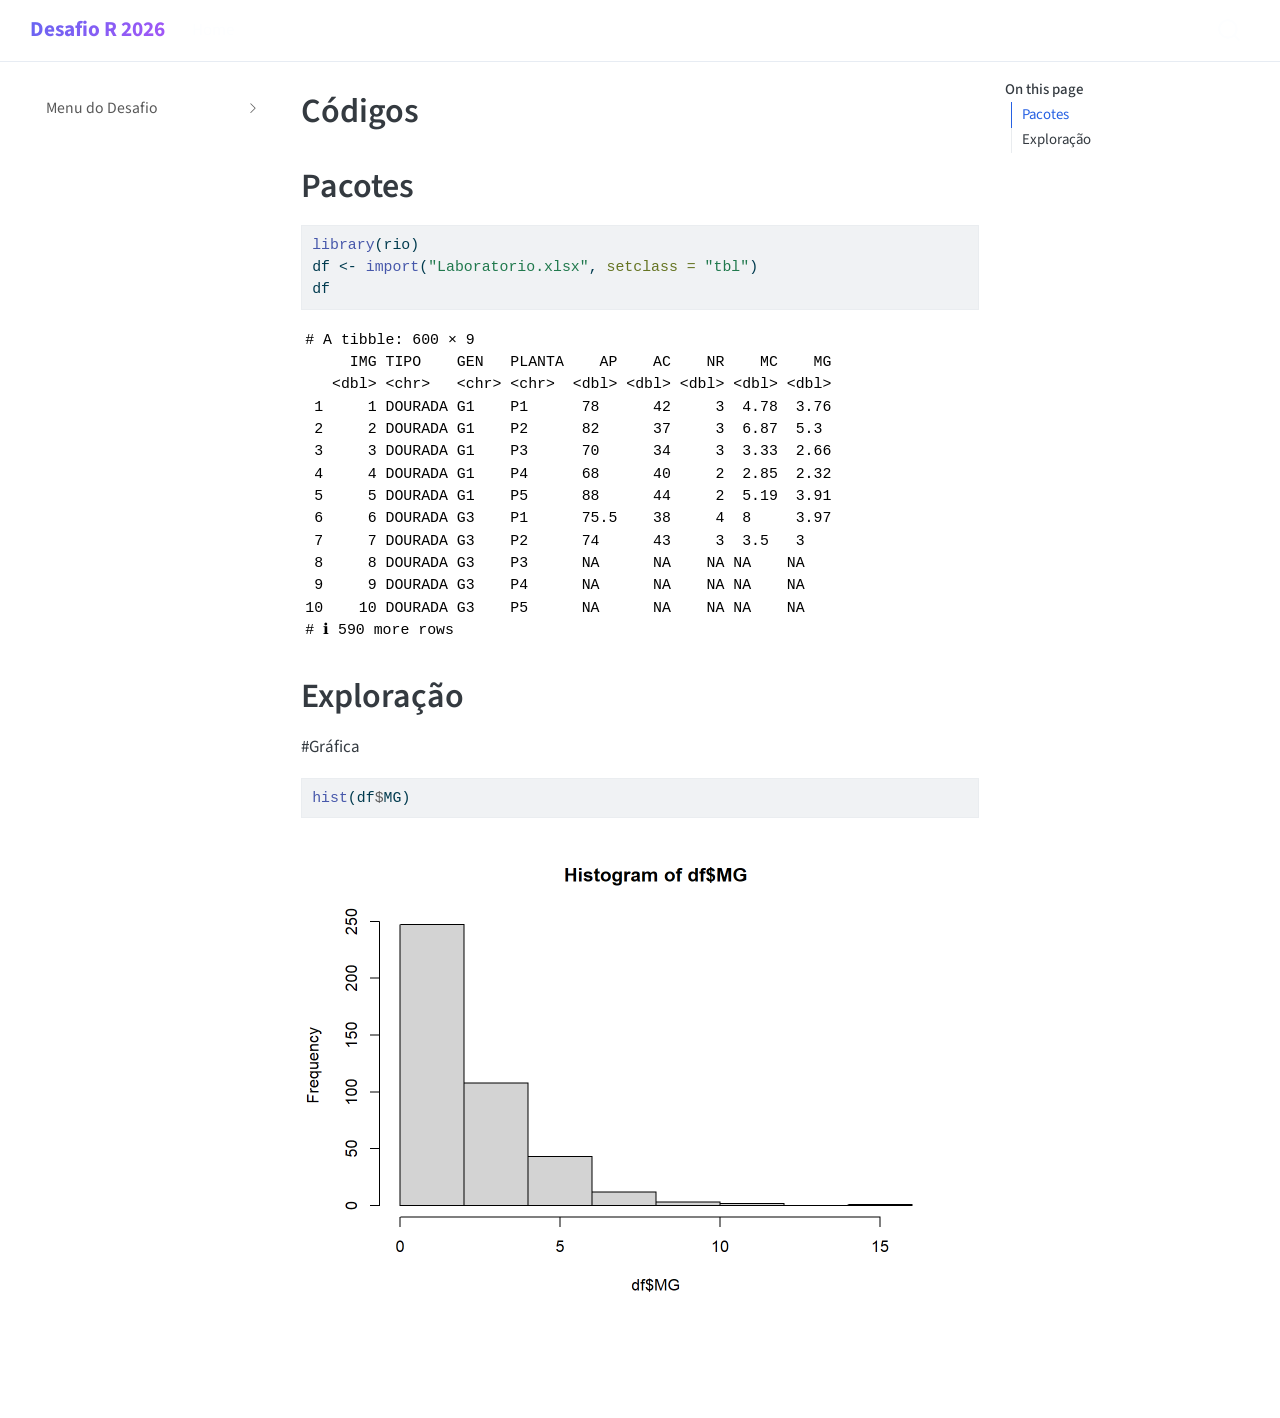
<file: docs/solucao_desafio.html>
<!DOCTYPE html>
<html xmlns="http://www.w3.org/1999/xhtml" lang="en" xml:lang="en"><head>

<meta charset="utf-8">
<meta name="generator" content="quarto-1.10.18">

<meta name="viewport" content="width=device-width, initial-scale=1.0, user-scalable=yes">


<title>Códigos – Desafio R 2026</title>
<style>
/* Default styles provided by pandoc.
** See https://pandoc.org/MANUAL.html#variables-for-html for config info.
*/
span.smallcaps{font-variant: small-caps;}
div.columns{display: flex; gap: 1.5em;}
div.column{flex: auto;}
@media screen {
div.columns{gap: min(4vw, 1.5em);}
div.column{overflow-x: auto;}
}
div.hanging-indent{margin-left: 1.5em; text-indent: -1.5em;}
ul.task-list{list-style: none;}
ul.task-list li input[type="checkbox"] {
  width: 0.8em;
  margin: 0 0.8em 0.2em -1em; /* quarto-specific, see https://github.com/quarto-dev/quarto-cli/issues/4556 */ 
  vertical-align: middle;
}
/* CSS for syntax highlighting */
html { -webkit-text-size-adjust: 100%; }
pre > code.sourceCode { white-space: pre; position: relative; }
pre > code.sourceCode > span { display: inline-block; line-height: 1.25; }
pre > code.sourceCode > span:empty { height: 1.2em; }
.sourceCode { overflow: visible; }
code.sourceCode > span { color: inherit; text-decoration: inherit; }
div.sourceCode { margin: 1em 0; }
pre.sourceCode { margin: 0; }
@media screen {
div.sourceCode { overflow: auto; }
}
@media print {
pre > code.sourceCode { white-space: pre-wrap; }
pre > code.sourceCode > span { text-indent: -5em; padding-left: 5em; }
}
pre.numberSource code
  { counter-reset: source-line 0; }
pre.numberSource code > span
  { position: relative; left: -4em; counter-increment: source-line; }
pre.numberSource code > span > a:first-child::before
  { content: counter(source-line);
    position: relative; left: -1em; text-align: right; vertical-align: baseline;
    border: none; display: inline-block;
    -webkit-touch-callout: none; -webkit-user-select: none;
    -khtml-user-select: none; -moz-user-select: none;
    -ms-user-select: none; user-select: none;
    padding: 0 4px; width: 4em;
  }
pre.numberSource { margin-left: 3em;  padding-left: 4px; }
div.sourceCode
  {   }
@media screen {
pre > code.sourceCode > span > a:first-child::before { text-decoration: underline; }
}
</style>


<script src="site_libs/quarto-nav/quarto-nav.js"></script>
<script src="site_libs/quarto-nav/headroom.min.js"></script>
<script src="site_libs/clipboard/clipboard.min.js"></script>
<script src="site_libs/quarto-search/autocomplete.umd.js"></script>
<script src="site_libs/quarto-search/fuse.min.js"></script>
<script src="site_libs/quarto-search/quarto-search.js"></script>
<meta name="quarto:offset" content="./">
<script src="site_libs/quarto-html/quarto.js" type="module"></script>
<script src="site_libs/quarto-html/tabsets/tabsets.js" type="module"></script>
<script src="site_libs/quarto-html/popper.min.js"></script>
<script src="site_libs/quarto-html/tippy.umd.min.js"></script>
<script src="site_libs/quarto-html/anchor.min.js"></script>
<link href="site_libs/quarto-html/tippy.css" rel="stylesheet">
<link href="site_libs/quarto-html/quarto-syntax-highlighting-64a204ab8560d761af7679ceaba22944.css" rel="stylesheet" id="quarto-text-highlighting-styles">
<script src="site_libs/bootstrap/bootstrap.min.js"></script>
<link href="site_libs/bootstrap/bootstrap-icons.css" rel="stylesheet">
<link href="site_libs/bootstrap/bootstrap-221fb94c3ec07aa7e68c2d5abc4fc18e.min.css" rel="stylesheet" append-hash="true" id="quarto-bootstrap" data-mode="light">
<script id="quarto-search-options" type="application/json">{
  "location": "navbar",
  "copy-button": false,
  "collapse-after": 3,
  "panel-placement": "end",
  "type": "overlay",
  "limit": 50,
  "keyboard-shortcut": [
    "f",
    "/",
    "s"
  ],
  "show-item-context": false,
  "language": {
    "search-no-results-text": "No results",
    "search-matching-documents-text": "matching documents",
    "search-copy-link-title": "Copy link to search",
    "search-hide-matches-text": "Hide additional matches",
    "search-more-match-text": "more match in this document",
    "search-more-matches-text": "more matches in this document",
    "search-clear-button-title": "Clear",
    "search-text-placeholder": "",
    "search-detached-cancel-button-title": "Cancel",
    "search-submit-button-title": "Submit",
    "search-label": "Search"
  }
}</script>
<style>html{ scroll-behavior: smooth; }</style>


<link rel="stylesheet" href="styles.css">
</head>

<body class="nav-sidebar floating nav-fixed quarto-light">

<div id="quarto-search-results"></div>
  <header id="quarto-header" class="headroom fixed-top">
    <nav class="navbar navbar-expand-lg " data-bs-theme="dark">
      <div class="navbar-container container-fluid">
      <div class="navbar-brand-container mx-auto">
    <a class="navbar-brand" href="./index.html">
    <span class="navbar-title">Desafio R 2026</span>
    </a>
  </div>
            <div id="quarto-search" class="" title="Search"></div>
          <button class="navbar-toggler" type="button" data-bs-toggle="collapse" data-bs-target="#navbarCollapse" aria-controls="navbarCollapse" role="menu" aria-expanded="false" aria-label="Toggle navigation" onclick="if (window.quartoToggleHeadroom) { window.quartoToggleHeadroom(); }">
  <span class="navbar-toggler-icon"></span>
</button>
          <div class="collapse navbar-collapse" id="navbarCollapse">
            <ul class="navbar-nav navbar-nav-scroll me-auto">
  <li class="nav-item">
    <a class="nav-link" href="./index.html"> 
<span class="menu-text">Home</span></a>
  </li>  
</ul>
          </div> <!-- /navcollapse -->
            <div class="quarto-navbar-tools">
</div>
      </div> <!-- /container-fluid -->
    </nav>
  <nav class="quarto-secondary-nav">
    <div class="container-fluid d-flex">
      <button type="button" class="quarto-btn-toggle btn" data-bs-toggle="collapse" role="button" data-bs-target=".quarto-sidebar-collapse-item" aria-controls="quarto-sidebar" aria-expanded="false" aria-label="Toggle sidebar navigation" onclick="if (window.quartoToggleHeadroom) { window.quartoToggleHeadroom(); }">
        <i class="bi bi-layout-text-sidebar-reverse"></i>
      </button>
        <nav class="quarto-page-breadcrumbs" aria-label="breadcrumb"><ol class="breadcrumb"><li class="breadcrumb-item">Códigos</li></ol></nav>
        <a class="flex-grow-1" role="navigation" data-bs-toggle="collapse" data-bs-target=".quarto-sidebar-collapse-item" aria-controls="quarto-sidebar" aria-expanded="false" aria-label="Toggle sidebar navigation" onclick="if (window.quartoToggleHeadroom) { window.quartoToggleHeadroom(); }">      
        </a>
    </div>
  </nav>
</header>
<!-- content -->
<div id="quarto-content" class="quarto-container page-columns page-rows-contents page-layout-article page-navbar">
<!-- sidebar -->
  <nav id="quarto-sidebar" class="sidebar collapse collapse-horizontal quarto-sidebar-collapse-item sidebar-navigation floating overflow-auto">
    <div class="sidebar-menu-container"> 
    <ul class="list-unstyled mt-1">
        <li class="sidebar-item sidebar-item-section">
      <div class="sidebar-item-container"> 
            <a class="sidebar-item-text sidebar-link text-start collapsed" data-bs-toggle="collapse" data-bs-target="#quarto-sidebar-section-1" role="navigation" aria-expanded="false">
 <span class="menu-text">Menu do Desafio</span></a>
          <a class="sidebar-item-toggle text-start collapsed" data-bs-toggle="collapse" data-bs-target="#quarto-sidebar-section-1" role="navigation" aria-expanded="false" aria-label="Toggle section">
            <i class="bi bi-chevron-right ms-2"></i>
          </a> 
      </div>
      <ul id="quarto-sidebar-section-1" class="collapse list-unstyled sidebar-section depth1 ">  
          <li class="sidebar-item">
  <div class="sidebar-item-container"> 
  <a href="./about.html" class="sidebar-item-text sidebar-link">
 <span class="menu-text">About</span></a>
  </div>
</li>
          <li class="sidebar-item">
 <span class="menu-text">desafio_2026.qmd</span>
  </li>
          <li class="sidebar-item">
  <div class="sidebar-item-container"> 
  <a href="./solucao.html" class="sidebar-item-text sidebar-link">
 <span class="menu-text">solucao</span></a>
  </div>
</li>
      </ul>
  </li>
    </ul>
    </div>
</nav>
<div id="quarto-sidebar-glass" class="quarto-sidebar-collapse-item" data-bs-toggle="collapse" data-bs-target=".quarto-sidebar-collapse-item"></div>
<!-- margin-sidebar -->
    <div id="quarto-margin-sidebar" class="sidebar margin-sidebar">
        <nav id="TOC" role="doc-toc" class="toc-active">
    <h2 id="toc-title">On this page</h2>
   
  <ul>
  <li><a href="#pacotes" id="toc-pacotes" class="nav-link active" data-scroll-target="#pacotes">Pacotes</a></li>
  <li><a href="#exploração" id="toc-exploração" class="nav-link" data-scroll-target="#exploração">Exploração</a></li>
  </ul>
</nav>
    </div>
<!-- main -->
<main class="content" id="quarto-document-content">

<header id="title-block-header" class="quarto-title-block default">
<div class="quarto-title">
<h1 class="title">Códigos</h1>
</div>



<div class="quarto-title-meta">

    
  
    
  </div>
  


</header>


<section id="pacotes" class="level1">
<h1>Pacotes</h1>
<div class="cell">
<div class="code-copy-outer-scaffold"><div class="sourceCode cell-code" id="cb1"><pre class="sourceCode r code-with-copy"><code class="sourceCode r"><span id="cb1-1"><a href="#cb1-1" aria-hidden="true" tabindex="-1"></a><span class="fu">library</span>(rio)</span>
<span id="cb1-2"><a href="#cb1-2" aria-hidden="true" tabindex="-1"></a>df <span class="ot">&lt;-</span> <span class="fu">import</span>(<span class="st">"Laboratorio.xlsx"</span>, <span class="at">setclass =</span> <span class="st">"tbl"</span>)</span>
<span id="cb1-3"><a href="#cb1-3" aria-hidden="true" tabindex="-1"></a>df</span></code></pre></div><button title="Copy to Clipboard" class="code-copy-button"><i class="bi"></i></button></div>
<div class="cell-output cell-output-stdout">
<pre><code># A tibble: 600 × 9
     IMG TIPO    GEN   PLANTA    AP    AC    NR    MC    MG
   &lt;dbl&gt; &lt;chr&gt;   &lt;chr&gt; &lt;chr&gt;  &lt;dbl&gt; &lt;dbl&gt; &lt;dbl&gt; &lt;dbl&gt; &lt;dbl&gt;
 1     1 DOURADA G1    P1      78      42     3  4.78  3.76
 2     2 DOURADA G1    P2      82      37     3  6.87  5.3 
 3     3 DOURADA G1    P3      70      34     3  3.33  2.66
 4     4 DOURADA G1    P4      68      40     2  2.85  2.32
 5     5 DOURADA G1    P5      88      44     2  5.19  3.91
 6     6 DOURADA G3    P1      75.5    38     4  8     3.97
 7     7 DOURADA G3    P2      74      43     3  3.5   3   
 8     8 DOURADA G3    P3      NA      NA    NA NA    NA   
 9     9 DOURADA G3    P4      NA      NA    NA NA    NA   
10    10 DOURADA G3    P5      NA      NA    NA NA    NA   
# ℹ 590 more rows</code></pre>
</div>
</div>
</section>
<section id="exploração" class="level1">
<h1>Exploração</h1>
<p>#Gráfica</p>
<div class="cell">
<div class="code-copy-outer-scaffold"><div class="sourceCode cell-code" id="cb3"><pre class="sourceCode r code-with-copy"><code class="sourceCode r"><span id="cb3-1"><a href="#cb3-1" aria-hidden="true" tabindex="-1"></a><span class="fu">hist</span>(df<span class="sc">$</span>MG)</span></code></pre></div><button title="Copy to Clipboard" class="code-copy-button"><i class="bi"></i></button></div>
<div class="cell-output-display">
<div>
<figure class="figure">
<p><img src="solucao_desafio_files/figure-html/unnamed-chunk-2-1.png" class="img-fluid figure-img" width="672"></p>
</figure>
</div>
</div>
</div>


</section>

</main> <!-- /main -->
<script id="quarto-html-after-body" type="application/javascript">
  window.document.addEventListener("DOMContentLoaded", function (event) {
    const icon = "";
    const anchorJS = new window.AnchorJS();
    anchorJS.options = {
      placement: 'right',
      icon: icon
    };
    anchorJS.add('.anchored');
    const isCodeAnnotation = (el) => {
      for (const clz of el.classList) {
        if (clz.startsWith('code-annotation-')) {                     
          return true;
        }
      }
      return false;
    }
    const onCopySuccess = function(e) {
      // button target
      const button = e.trigger;
      // don't keep focus
      button.blur();
      // flash "checked"
      button.classList.add('code-copy-button-checked');
      var currentTitle = button.getAttribute("title");
      button.setAttribute("title", "Copied!");
      let tooltip;
      if (window.bootstrap) {
        button.setAttribute("data-bs-toggle", "tooltip");
        button.setAttribute("data-bs-placement", "left");
        button.setAttribute("data-bs-title", "Copied!");
        tooltip = new bootstrap.Tooltip(button, 
          { trigger: "manual", 
            customClass: "code-copy-button-tooltip",
            offset: [0, -8]});
        tooltip.show();    
      }
      setTimeout(function() {
        if (tooltip) {
          tooltip.hide();
          button.removeAttribute("data-bs-title");
          button.removeAttribute("data-bs-toggle");
          button.removeAttribute("data-bs-placement");
        }
        button.setAttribute("title", currentTitle);
        button.classList.remove('code-copy-button-checked');
      }, 1000);
      // clear code selection
      e.clearSelection();
    }
    const getTextToCopy = function(trigger) {
      const outerScaffold = trigger.parentElement.cloneNode(true);
      const codeEl = outerScaffold.querySelector('code');
      for (const childEl of codeEl.children) {
        if (isCodeAnnotation(childEl)) {
          childEl.remove();
        }
      }
      return codeEl.innerText;
    }
    const clipboard = new window.ClipboardJS('.code-copy-button:not([data-in-quarto-modal])', {
      text: getTextToCopy
    });
    clipboard.on('success', onCopySuccess);
    if (window.document.getElementById('quarto-embedded-source-code-modal')) {
      const clipboardModal = new window.ClipboardJS('.code-copy-button[data-in-quarto-modal]', {
        text: getTextToCopy,
        container: window.document.getElementById('quarto-embedded-source-code-modal')
      });
      clipboardModal.on('success', onCopySuccess);
    }
      var localhostRegex = new RegExp(/^(?:http|https):\/\/localhost\:?[0-9]*\//);
      var mailtoRegex = new RegExp(/^mailto:/);
        var filterRegex = new RegExp('/' + window.location.host + '/');
      var isInternal = (href) => {
          return filterRegex.test(href) || localhostRegex.test(href) || mailtoRegex.test(href);
      }
      // Inspect non-navigation links and adorn them if external
     var links = window.document.querySelectorAll('a[href]:not(.nav-link):not(.navbar-brand):not(.toc-action):not(.sidebar-link):not(.sidebar-item-toggle):not(.pagination-link):not(.no-external):not([aria-hidden]):not(.dropdown-item):not(.quarto-navigation-tool):not(.about-link)');
      for (var i=0; i<links.length; i++) {
        const link = links[i];
        if (!isInternal(link.href)) {
          // undo the damage that might have been done by quarto-nav.js in the case of
          // links that we want to consider external
          if (link.dataset.originalHref !== undefined) {
            link.href = link.dataset.originalHref;
          }
        }
      }
    function tippyHover(el, contentFn, onTriggerFn, onUntriggerFn) {
      const config = {
        allowHTML: true,
        maxWidth: 500,
        delay: 100,
        arrow: false,
        appendTo: function(el) {
            return el.parentElement;
        },
        interactive: true,
        interactiveBorder: 10,
        theme: 'quarto',
        placement: 'bottom-start',
      };
      if (contentFn) {
        config.content = contentFn;
      }
      if (onTriggerFn) {
        config.onTrigger = onTriggerFn;
      }
      if (onUntriggerFn) {
        config.onUntrigger = onUntriggerFn;
      }
      window.tippy(el, config); 
    }
    const noterefs = window.document.querySelectorAll('a[role="doc-noteref"]');
    for (var i=0; i<noterefs.length; i++) {
      const ref = noterefs[i];
      tippyHover(ref, function() {
        // use id or data attribute instead here
        let href = ref.getAttribute('data-footnote-href') || ref.getAttribute('href');
        try { href = new URL(href).hash; } catch {}
        const id = href.replace(/^#\/?/, "");
        const note = window.document.getElementById(id);
        if (note) {
          return note.innerHTML;
        } else {
          return "";
        }
      });
    }
    const xrefs = window.document.querySelectorAll('a.quarto-xref');
    const processXRef = (id, note) => {
      // Strip column container classes
      const stripColumnClz = (el) => {
        el.classList.remove("page-full", "page-columns");
        if (el.children) {
          for (const child of el.children) {
            stripColumnClz(child);
          }
        }
      }
      stripColumnClz(note)
      if (id === null || id.startsWith('sec-')) {
        // Special case sections, only their first couple elements
        const container = document.createElement("div");
        if (note.children && note.children.length > 2) {
          container.appendChild(note.children[0].cloneNode(true));
          for (let i = 1; i < note.children.length; i++) {
            const child = note.children[i];
            if (child.tagName === "P" && child.innerText === "") {
              continue;
            } else {
              container.appendChild(child.cloneNode(true));
              break;
            }
          }
          if (window.Quarto?.typesetMath) {
            window.Quarto.typesetMath(container);
          }
          return container.innerHTML
        } else {
          if (window.Quarto?.typesetMath) {
            window.Quarto.typesetMath(note);
          }
          return note.innerHTML;
        }
      } else {
        // Remove any anchor links if they are present
        const anchorLink = note.querySelector('a.anchorjs-link');
        if (anchorLink) {
          anchorLink.remove();
        }
        if (window.Quarto?.typesetMath) {
          window.Quarto.typesetMath(note);
        }
        if (note.classList.contains("callout")) {
          return note.outerHTML;
        } else {
          return note.innerHTML;
        }
      }
    }
    for (var i=0; i<xrefs.length; i++) {
      const xref = xrefs[i];
      tippyHover(xref, undefined, function(instance) {
        instance.disable();
        let url = xref.getAttribute('href');
        let hash = undefined; 
        if (url.startsWith('#')) {
          hash = url;
        } else {
          try { hash = new URL(url).hash; } catch {}
        }
        if (hash) {
          const id = hash.replace(/^#\/?/, "");
          const note = window.document.getElementById(id);
          if (note !== null) {
            try {
              const html = processXRef(id, note.cloneNode(true));
              instance.setContent(html);
            } finally {
              instance.enable();
              instance.show();
            }
          } else {
            // See if we can fetch this
            fetch(url.split('#')[0])
            .then(res => res.text())
            .then(html => {
              const parser = new DOMParser();
              const htmlDoc = parser.parseFromString(html, "text/html");
              const note = htmlDoc.getElementById(id);
              if (note !== null) {
                const html = processXRef(id, note);
                instance.setContent(html);
              } 
            }).finally(() => {
              instance.enable();
              instance.show();
            });
          }
        } else {
          // See if we can fetch a full url (with no hash to target)
          // This is a special case and we should probably do some content thinning / targeting
          fetch(url)
          .then(res => res.text())
          .then(html => {
            const parser = new DOMParser();
            const htmlDoc = parser.parseFromString(html, "text/html");
            const note = htmlDoc.querySelector('main.content');
            if (note !== null) {
              // This should only happen for chapter cross references
              // (since there is no id in the URL)
              // remove the first header
              if (note.children.length > 0 && note.children[0].tagName === "HEADER") {
                note.children[0].remove();
              }
              const html = processXRef(null, note);
              instance.setContent(html);
            } 
          }).finally(() => {
            instance.enable();
            instance.show();
          });
        }
      }, function(instance) {
      });
    }
        let selectedAnnoteEl;
        const selectorForAnnotation = ( cell, annotation) => {
          let cellAttr = 'data-code-cell="' + cell + '"';
          let lineAttr = 'data-code-annotation="' +  annotation + '"';
          const selector = 'span[' + cellAttr + '][' + lineAttr + ']';
          return selector;
        }
        const selectCodeLines = (annoteEl) => {
          const doc = window.document;
          const targetCell = annoteEl.getAttribute("data-target-cell");
          const targetAnnotation = annoteEl.getAttribute("data-target-annotation");
          const annoteSpan = window.document.querySelector(selectorForAnnotation(targetCell, targetAnnotation));
          const lines = annoteSpan.getAttribute("data-code-lines").split(",");
          const lineIds = lines.map((line) => {
            return targetCell + "-" + line;
          })
          let top = null;
          let height = null;
          let parent = null;
          if (lineIds.length > 0) {
              //compute the position of the single el (top and bottom and make a div)
              const el = window.document.getElementById(lineIds[0]);
              top = el.offsetTop;
              height = el.offsetHeight;
              parent = el.parentElement.parentElement;
            if (lineIds.length > 1) {
              const lastEl = window.document.getElementById(lineIds[lineIds.length - 1]);
              const bottom = lastEl.offsetTop + lastEl.offsetHeight;
              height = bottom - top;
            }
            if (top !== null && height !== null && parent !== null) {
              // cook up a div (if necessary) and position it 
              let div = window.document.getElementById("code-annotation-line-highlight");
              if (div === null) {
                div = window.document.createElement("div");
                div.setAttribute("id", "code-annotation-line-highlight");
                div.style.position = 'absolute';
                parent.appendChild(div);
              }
              div.style.top = top - 2 + "px";
              div.style.height = height + 4 + "px";
              div.style.left = 0;
              let gutterDiv = window.document.getElementById("code-annotation-line-highlight-gutter");
              if (gutterDiv === null) {
                gutterDiv = window.document.createElement("div");
                gutterDiv.setAttribute("id", "code-annotation-line-highlight-gutter");
                gutterDiv.style.position = 'absolute';
                const codeCell = window.document.getElementById(targetCell);
                const gutter = codeCell.querySelector('.code-annotation-gutter');
                gutter.appendChild(gutterDiv);
              }
              gutterDiv.style.top = top - 2 + "px";
              gutterDiv.style.height = height + 4 + "px";
            }
            selectedAnnoteEl = annoteEl;
          }
        };
        const unselectCodeLines = () => {
          const elementsIds = ["code-annotation-line-highlight", "code-annotation-line-highlight-gutter"];
          elementsIds.forEach((elId) => {
            const div = window.document.getElementById(elId);
            if (div) {
              div.remove();
            }
          });
          selectedAnnoteEl = undefined;
        };
          // Handle positioning of the toggle
      window.addEventListener(
        "resize",
        throttle(() => {
          elRect = undefined;
          if (selectedAnnoteEl) {
            selectCodeLines(selectedAnnoteEl);
          }
        }, 10)
      );
      function throttle(fn, ms) {
      let throttle = false;
      let timer;
        return (...args) => {
          if(!throttle) { // first call gets through
              fn.apply(this, args);
              throttle = true;
          } else { // all the others get throttled
              if(timer) clearTimeout(timer); // cancel #2
              timer = setTimeout(() => {
                fn.apply(this, args);
                timer = throttle = false;
              }, ms);
          }
        };
      }
        // Attach click handler to the DT
        const annoteDls = window.document.querySelectorAll('dt[data-target-cell]');
        for (const annoteDlNode of annoteDls) {
          annoteDlNode.addEventListener('click', (event) => {
            const clickedEl = event.target;
            if (clickedEl !== selectedAnnoteEl) {
              unselectCodeLines();
              const activeEl = window.document.querySelector('dt[data-target-cell].code-annotation-active');
              if (activeEl) {
                activeEl.classList.remove('code-annotation-active');
              }
              selectCodeLines(clickedEl);
              clickedEl.classList.add('code-annotation-active');
            } else {
              // Unselect the line
              unselectCodeLines();
              clickedEl.classList.remove('code-annotation-active');
            }
          });
        }
    const findCites = (el) => {
      const parentEl = el.parentElement;
      if (parentEl) {
        const cites = parentEl.dataset.cites;
        if (cites) {
          return {
            el,
            cites: cites.split(' ')
          };
        } else {
          return findCites(el.parentElement)
        }
      } else {
        return undefined;
      }
    };
    var bibliorefs = window.document.querySelectorAll('a[role="doc-biblioref"]');
    for (var i=0; i<bibliorefs.length; i++) {
      const ref = bibliorefs[i];
      const citeInfo = findCites(ref);
      if (citeInfo) {
        tippyHover(citeInfo.el, function() {
          var popup = window.document.createElement('div');
          citeInfo.cites.forEach(function(cite) {
            var citeDiv = window.document.createElement('div');
            citeDiv.classList.add('hanging-indent');
            citeDiv.classList.add('csl-entry');
            var biblioDiv = window.document.getElementById('ref-' + cite);
            if (biblioDiv) {
              citeDiv.innerHTML = biblioDiv.innerHTML;
            }
            popup.appendChild(citeDiv);
          });
          return popup.innerHTML;
        });
      }
    }
  });
  </script>
</div> <!-- /content -->




<script src="site_libs/quarto-html/zenscroll-min.js"></script>
</body></html>
</file>
<file: docs/site_libs/quarto-html/tippy.css>
.tippy-box[data-animation=fade][data-state=hidden]{opacity:0}[data-tippy-root]{max-width:calc(100vw - 10px)}.tippy-box{position:relative;background-color:#333;color:#fff;border-radius:4px;font-size:14px;line-height:1.4;white-space:normal;outline:0;transition-property:transform,visibility,opacity}.tippy-box[data-placement^=top]>.tippy-arrow{bottom:0}.tippy-box[data-placement^=top]>.tippy-arrow:before{bottom:-7px;left:0;border-width:8px 8px 0;border-top-color:initial;transform-origin:center top}.tippy-box[data-placement^=bottom]>.tippy-arrow{top:0}.tippy-box[data-placement^=bottom]>.tippy-arrow:before{top:-7px;left:0;border-width:0 8px 8px;border-bottom-color:initial;transform-origin:center bottom}.tippy-box[data-placement^=left]>.tippy-arrow{right:0}.tippy-box[data-placement^=left]>.tippy-arrow:before{border-width:8px 0 8px 8px;border-left-color:initial;right:-7px;transform-origin:center left}.tippy-box[data-placement^=right]>.tippy-arrow{left:0}.tippy-box[data-placement^=right]>.tippy-arrow:before{left:-7px;border-width:8px 8px 8px 0;border-right-color:initial;transform-origin:center right}.tippy-box[data-inertia][data-state=visible]{transition-timing-function:cubic-bezier(.54,1.5,.38,1.11)}.tippy-arrow{width:16px;height:16px;color:#333}.tippy-arrow:before{content:"";position:absolute;border-color:transparent;border-style:solid}.tippy-content{position:relative;padding:5px 9px;z-index:1}
</file>
<file: docs/site_libs/quarto-html/quarto-syntax-highlighting-64a204ab8560d761af7679ceaba22944.css>
/* quarto syntax highlight colors */
:root {
  --quarto-hl-ot-color: #003B4F;
  --quarto-hl-at-color: #657422;
  --quarto-hl-ss-color: #20794D;
  --quarto-hl-an-color: #5E5E5E;
  --quarto-hl-fu-color: #4758AB;
  --quarto-hl-st-color: #20794D;
  --quarto-hl-cf-color: #003B4F;
  --quarto-hl-op-color: #5E5E5E;
  --quarto-hl-er-color: #AD0000;
  --quarto-hl-bn-color: #AD0000;
  --quarto-hl-al-color: #AD0000;
  --quarto-hl-va-color: #111111;
  --quarto-hl-bu-color: inherit;
  --quarto-hl-ex-color: inherit;
  --quarto-hl-pp-color: #AD0000;
  --quarto-hl-in-color: #5E5E5E;
  --quarto-hl-vs-color: #20794D;
  --quarto-hl-wa-color: #5E5E5E;
  --quarto-hl-do-color: #5E5E5E;
  --quarto-hl-im-color: #00769E;
  --quarto-hl-ch-color: #20794D;
  --quarto-hl-dt-color: #AD0000;
  --quarto-hl-fl-color: #AD0000;
  --quarto-hl-co-color: #5E5E5E;
  --quarto-hl-cv-color: #5E5E5E;
  --quarto-hl-cn-color: #8f5902;
  --quarto-hl-sc-color: #5E5E5E;
  --quarto-hl-dv-color: #AD0000;
  --quarto-hl-kw-color: #003B4F;
}

/* other quarto variables */
:root {
  --quarto-font-monospace: SFMono-Regular, Menlo, Monaco, Consolas, "Liberation Mono", "Courier New", monospace;
}

/* syntax highlight based on Pandoc's rules */
pre > code.sourceCode > span {
  color: #003B4F;
}

code.sourceCode > span {
  color: #003B4F;
}

div.sourceCode,
div.sourceCode pre.sourceCode {
  color: #003B4F;
}

/* Normal */
code span {
  color: #003B4F;
}

/* Alert */
code span.al {
  color: #AD0000;
  font-style: inherit;
}

/* Annotation */
code span.an {
  color: #5E5E5E;
  font-style: inherit;
}

/* Attribute */
code span.at {
  color: #657422;
  font-style: inherit;
}

/* BaseN */
code span.bn {
  color: #AD0000;
  font-style: inherit;
}

/* BuiltIn */
code span.bu {
  font-style: inherit;
}

/* ControlFlow */
code span.cf {
  color: #003B4F;
  font-weight: bold;
  font-style: inherit;
}

/* Char */
code span.ch {
  color: #20794D;
  font-style: inherit;
}

/* Constant */
code span.cn {
  color: #8f5902;
  font-style: inherit;
}

/* Comment */
code span.co {
  color: #5E5E5E;
  font-style: inherit;
}

/* CommentVar */
code span.cv {
  color: #5E5E5E;
  font-style: italic;
}

/* Documentation */
code span.do {
  color: #5E5E5E;
  font-style: italic;
}

/* DataType */
code span.dt {
  color: #AD0000;
  font-style: inherit;
}

/* DecVal */
code span.dv {
  color: #AD0000;
  font-style: inherit;
}

/* Error */
code span.er {
  color: #AD0000;
  font-style: inherit;
}

/* Extension */
code span.ex {
  font-style: inherit;
}

/* Float */
code span.fl {
  color: #AD0000;
  font-style: inherit;
}

/* Function */
code span.fu {
  color: #4758AB;
  font-style: inherit;
}

/* Import */
code span.im {
  color: #00769E;
  font-style: inherit;
}

/* Information */
code span.in {
  color: #5E5E5E;
  font-style: inherit;
}

/* Keyword */
code span.kw {
  color: #003B4F;
  font-weight: bold;
  font-style: inherit;
}

/* Operator */
code span.op {
  color: #5E5E5E;
  font-style: inherit;
}

/* Other */
code span.ot {
  color: #003B4F;
  font-style: inherit;
}

/* Preprocessor */
code span.pp {
  color: #AD0000;
  font-style: inherit;
}

/* SpecialChar */
code span.sc {
  color: #5E5E5E;
  font-style: inherit;
}

/* SpecialString */
code span.ss {
  color: #20794D;
  font-style: inherit;
}

/* String */
code span.st {
  color: #20794D;
  font-style: inherit;
}

/* Variable */
code span.va {
  color: #111111;
  font-style: inherit;
}

/* VerbatimString */
code span.vs {
  color: #20794D;
  font-style: inherit;
}

/* Warning */
code span.wa {
  color: #5E5E5E;
  font-style: italic;
}

.prevent-inlining {
  content: "</";
}

/*# sourceMappingURL=9d8d5bb603a83b8298b89080a598c93b.css.map */
</file>
<file: docs/styles.css>
/* ==========================================================
   Variáveis e Cores Globais
   ========================================================== */
:root {
  --primary-gradient: linear-gradient(135deg, #6366f1 0%, #a855f7 100%);
  --accent-color: #6366f1;
  --bg-soft: #f8fafc;
  --card-shadow: 0 10px 30px -10px rgba(0, 0, 0, 0.08);
  --card-shadow-hover: 0 20px 35px -10px rgba(99, 102, 241, 0.2);
  --glass-bg: rgba(255, 255, 255, 0.85);
}

/* ==========================================================
   Barra de Navegação Navbar
   ========================================================== */
.navbar {
  background: var(--glass-bg) !important;
  backdrop-filter: blur(12px);
  -webkit-backdrop-filter: blur(12px);
  border-bottom: 1px solid rgba(226, 232, 240, 0.8);
  transition: all 0.3s ease;
}

.navbar-brand {
  font-weight: 700;
  background: var(--primary-gradient);
  -webkit-background-clip: text;
  -webkit-text-fill-color: transparent;
}

/* ==========================================================
   Efeitos Visuais e Cartões Modernos (Glassmorphism & Cards)
   ========================================================== */
.card-modern {
  background: var(--glass-bg);
  border: 1px solid rgba(255, 255, 255, 0.6);
  border-radius: 16px;
  box-shadow: var(--card-shadow);
  backdrop-filter: blur(8px);
  transition: transform 0.3s ease, box-shadow 0.3s ease;
  overflow: hidden;
}

.card-modern:hover {
  transform: translateY(-5px);
  box-shadow: var(--card-shadow-hover);
}

.hero-banner {
  background: var(--primary-gradient);
  color: #ffffff;
  border-radius: 20px;
  padding: 3.5rem 2rem;
  box-shadow: 0 15px 30px rgba(99, 102, 241, 0.25);
  position: relative;
  overflow: hidden;
}

/* ==========================================================
   Barra Lateral Personalizada (Sidebar Widget)
   ========================================================== */
.sidebar-box {
  background: #ffffff;
  border-radius: 16px;
  padding: 1.5rem;
  border: 1px solid #e2e8f0;
  box-shadow: var(--card-shadow);
  margin-bottom: 1.5rem;
}

.sidebar-box h5 {
  font-weight: 700;
  color: #1e293b;
  position: relative;
  padding-bottom: 0.5rem;
  margin-bottom: 1rem;
}

.sidebar-box h5::after {
  content: '';
  position: absolute;
  left: 0;
  bottom: 0;
  width: 40px;
  height: 3px;
  background: var(--primary-gradient);
  border-radius: 2px;
}

.sidebar-nav-item {
  display: block;
  padding: 0.6rem 1rem;
  color: #475569;
  text-decoration: none;
  border-radius: 8px;
  font-weight: 500;
  transition: all 0.2s ease;
}

.sidebar-nav-item:hover, .sidebar-nav-item.active {
  background: rgba(99, 102, 241, 0.1);
  color: var(--accent-color);
  transform: translateX(4px);
}

/* ==========================================================
   Animações Suaves
   ========================================================== */
.badge-gradient {
  background: var(--primary-gradient);
  color: white;
  border-radius: 50rem;
  padding: 0.4em 0.8em;
  font-weight: 600;
}
</file>
